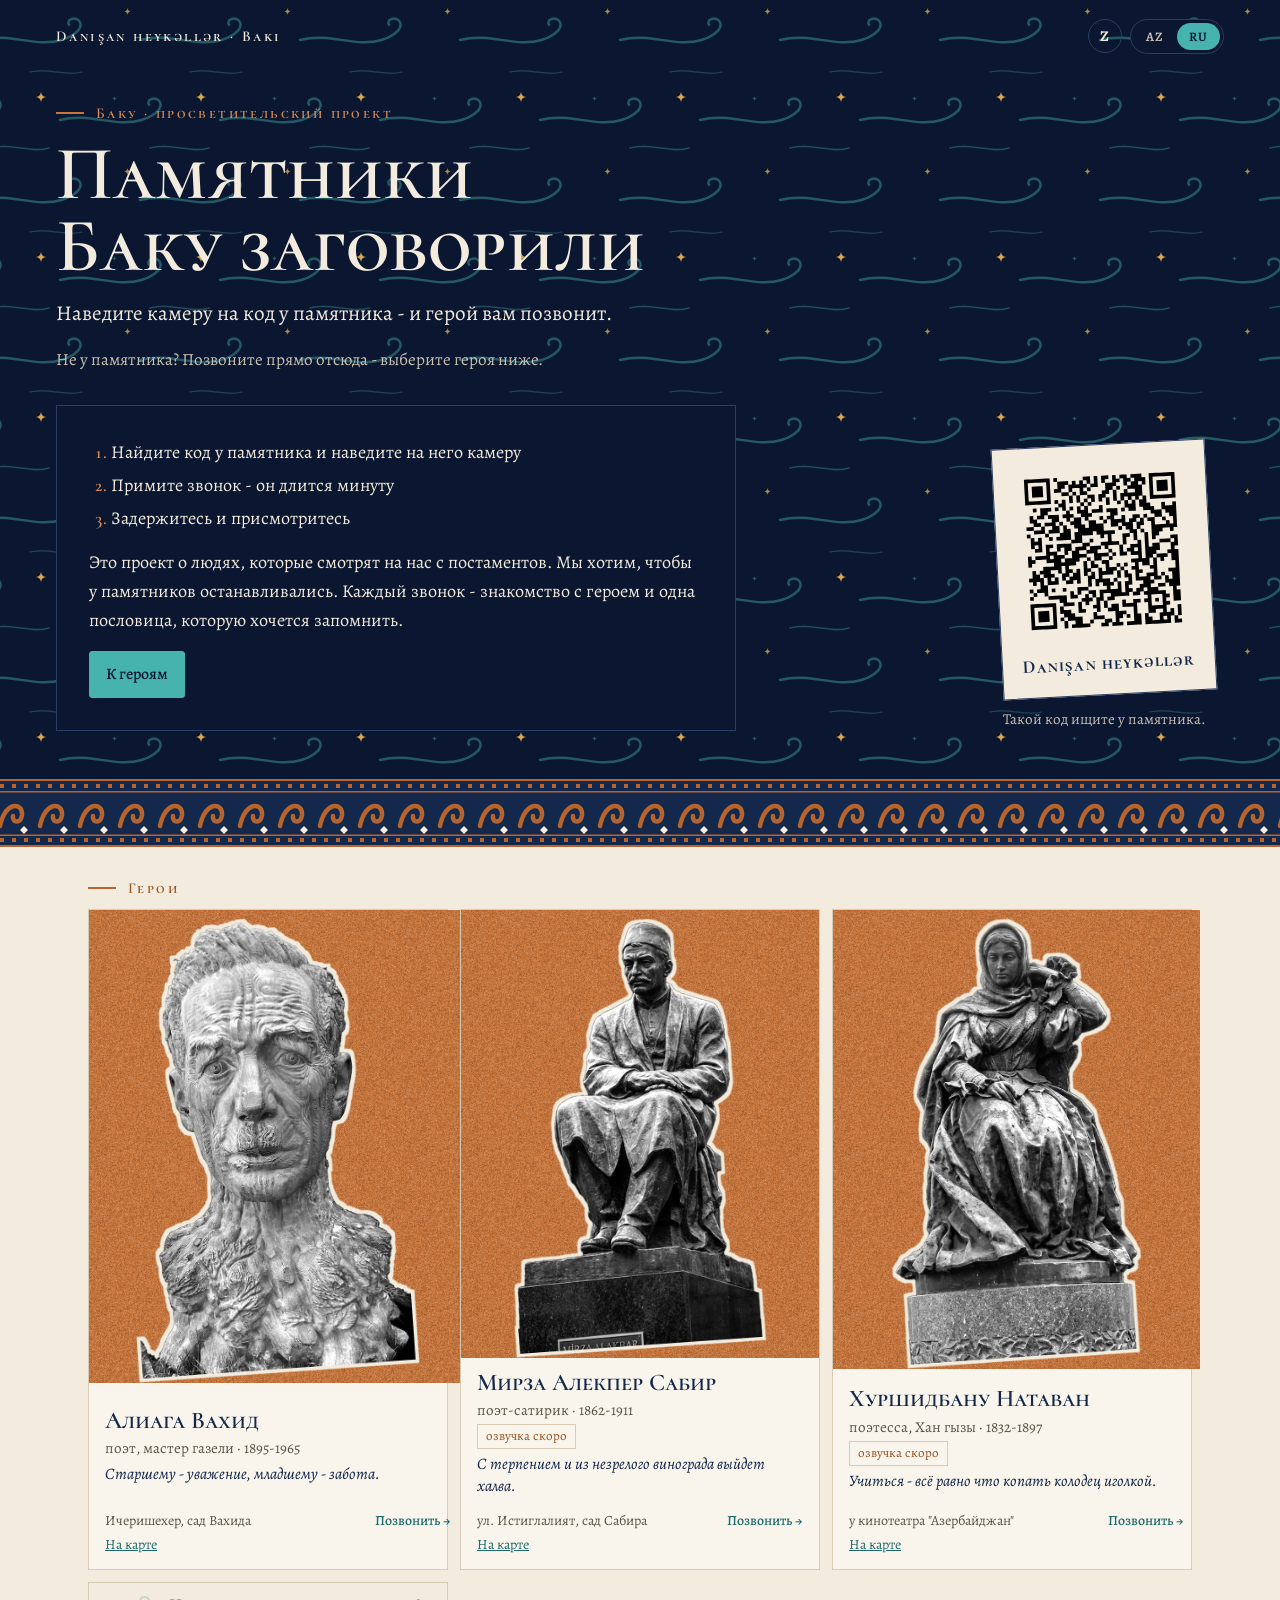
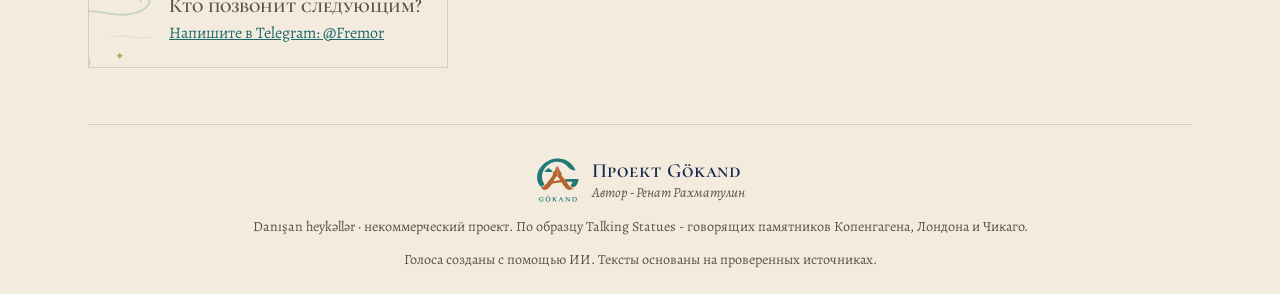
<file: index.html>
<!doctype html>
<html lang="az" data-theme="pravda">
<head>
<meta charset="utf-8">
<meta name="viewport" content="width=device-width, initial-scale=1, viewport-fit=cover">
<meta name="theme-color" content="#0b1730">
<title>Danışan heykəllər</title>
<meta name="description" content="Bakının heykəlləri danışır. QR kodu skan edin - abidə sizə zəng edəcək.">
<meta property="og:type" content="website">
<meta property="og:site_name" content="Danışan heykəllər">
<meta property="og:title" content="Danışan heykəllər · Говорящие памятники Баку">
<meta property="og:description" content="Bakının heykəlləri danışır. Памятники Баку заговорили: примите звонок от героя.">
<meta property="og:image" content="https://danisan-heykeller.github.io/og/home.jpg">
<meta property="og:image:width" content="1200">
<meta property="og:image:height" content="630">
<meta property="og:url" content="https://danisan-heykeller.github.io/">
<meta name="twitter:card" content="summary_large_image">
<link rel="preconnect" href="https://fonts.googleapis.com">
<link rel="stylesheet" href="https://fonts.googleapis.com/css2?family=Cormorant+SC:wght@500;600&family=Alegreya:ital,wght@0,400;0,500;1,400&display=swap">
<link rel="stylesheet" href="assets/style.css?v=z1">
</head>
<body data-page="home" data-root="./" class="home">

<section class="stage" data-theme="pesnya" id="stage">
  <div class="stage-in">
    <div class="stage-top"><span class="brand">Danışan heykəllər · Bakı</span><div class="tools"><button class="stylebtn" id="styleBtn" type="button" aria-pressed="false">Z</button><div class="langs" role="group" aria-label="Dil / Язык"><button type="button" id="lang-az">AZ</button><button type="button" id="lang-ru">RU</button></div></div></div>
    <div class="z-call" id="zCall">
      <div class="z-art"><img id="zImg" alt=""></div>
      <p class="z-status"><span class="dot"></span><span id="zStatus"></span></p>
      <h1 class="z-name" id="zName"></h1>
      <p class="z-role" id="zRole"></p>
      <div class="z-btns"><div class="act"><button class="round decline" id="zNext" type="button" aria-labelledby="zNextLbl"><svg viewBox="0 0 24 24" fill="currentColor" aria-hidden="true"><path d="M12 9c-2.6 0-5.1.6-7.3 1.7-.6.3-1 .9-1 1.6v2.3c0 .7.7 1.2 1.4 1l3-1c.5-.2.8-.6.8-1.1v-1.6c2-.7 4.2-.7 6.2 0v1.6c0 .5.3.9.8 1.1l3 1c.7.2 1.4-.3 1.4-1v-2.3c0-.7-.4-1.3-1-1.6C17.1 9.6 14.6 9 12 9z"/></svg></button><span id="zNextLbl"></span></div><div class="act"><a class="round accept" id="zAccept" href="#" aria-labelledby="zAcceptLbl"><svg viewBox="0 0 24 24" fill="currentColor" aria-hidden="true"><path d="M6.6 10.8c1.4 2.8 3.8 5.1 6.6 6.6l2.2-2.2c.3-.3.7-.4 1-.2 1.1.4 2.3.6 3.6.6.6 0 1 .4 1 1V20c0 .6-.4 1-1 1C10.6 21 3 13.4 3 4c0-.6.4-1 1-1h3.5c.6 0 1 .4 1 1 0 1.3.2 2.5.6 3.6.1.3 0 .7-.2 1z"/></svg></a><span id="zAcceptLbl"></span></div></div>
      <a class="z-pass" id="zPass" href="#"></a>
      <p class="z-hint" id="zHint"></p>
    </div>
    <div class="stage-row">
    <div class="stage-main">
      <p class="eyebrow" id="stageEyebrow"></p>
      <h1 id="heroTitle"></h1>
      <p class="lead" id="heroLead"></p>
      <p class="lead2" id="homeCall"></p>
      <div class="stage-panel">
        <ol class="steps" id="how"></ol>
        <p class="about" id="aboutText"></p>
        <a class="btn primary" id="toHeroes" href="#heroesBlock"></a>
      </div>
    </div>
    <aside class="stage-qr" aria-hidden="true"><div class="plaque"><img src="qr/vahid.svg" alt="" width="160" height="160"><b>Danışan heykəllər</b></div><p id="qrHint"></p></aside>
    </div>
  </div>
  <div class="kayma" aria-hidden="true"></div>
</section>

<div class="wrap">
  <section class="block" id="heroesBlock">
    <p class="eyebrow" id="heroesTitle"></p>
    <p class="progress" id="progress" hidden></p>
    <div class="heroes" id="heroes"></div>
  </section>

  <footer class="foot">
    <div class="endorse"><img src="assets/brand/gokand-mark.svg" alt="" width="44" height="47"><span><b id="endorse"></b><span id="author"></span></span></div>
    <p class="note" id="foot"></p>
    <p class="note" id="ai"></p>
  </footer>
</div>
<script src="assets/data.js?v=z1"></script>
<script src="assets/app.js?v=z1"></script>
</body>
</html>
</file>
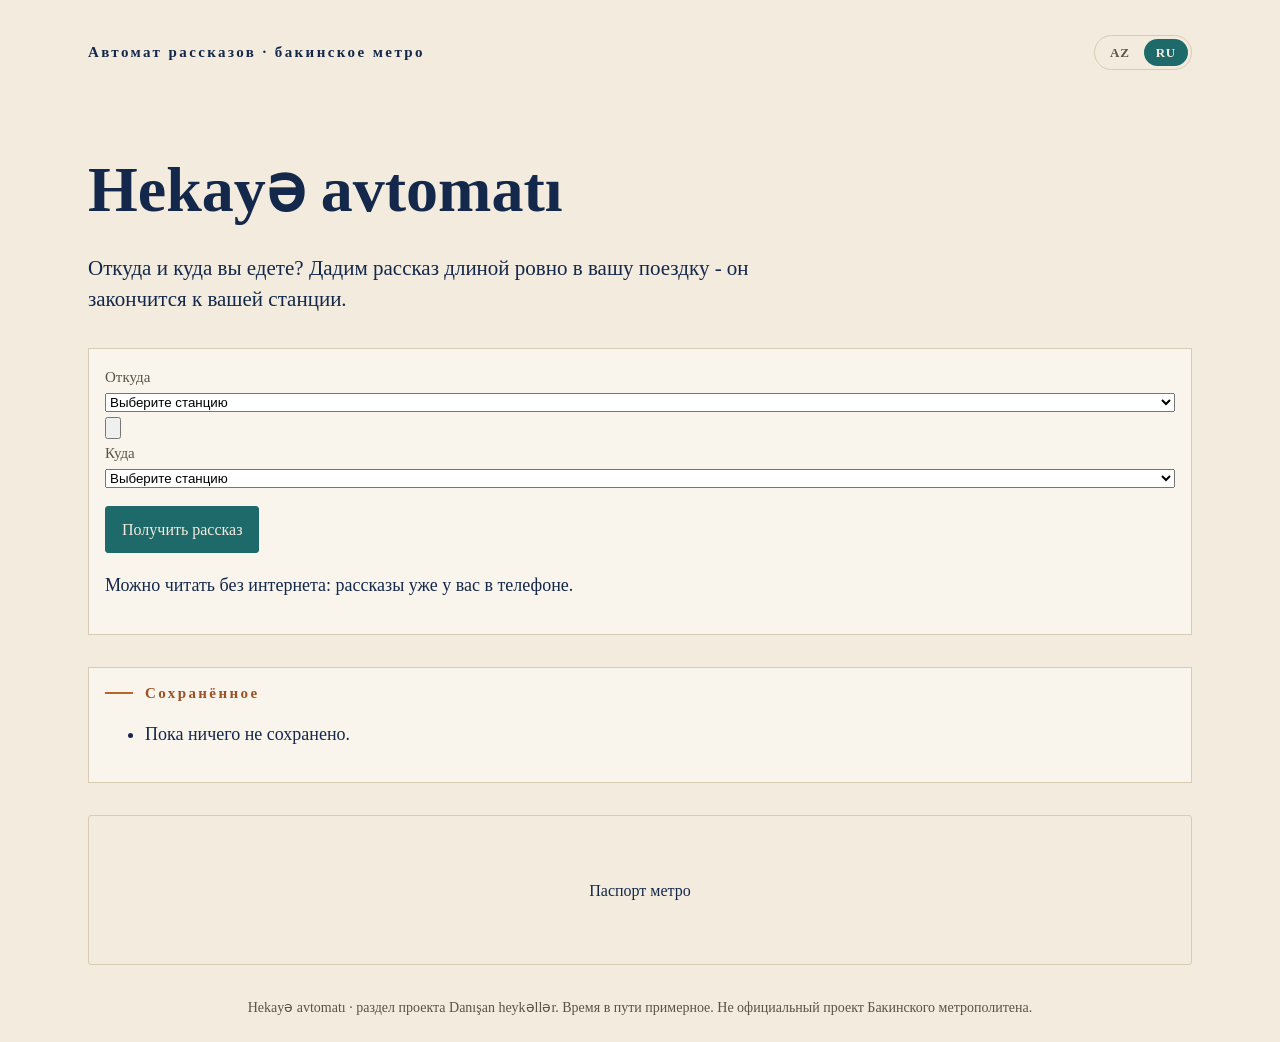
<file: hekaye/index.html>
<!doctype html>
<html lang="az">
<head>
<meta charset="utf-8">
<meta name="viewport" content="width=device-width, initial-scale=1, viewport-fit=cover">
<meta name="theme-color" content="#12141c">
<link rel="preconnect" href="https://fonts.googleapis.com">
<link rel="stylesheet" href="https://fonts.googleapis.com/css2?family=El+Messiri:wght@500;600&family=Noto+Serif+Display:ital,wght@0,500;1,400&family=Golos+Text:wght@400;500;600;700&display=swap">
<title>Hekayə avtomatı · Danışan heykəllər</title>
<meta name="description" content="Bakı metrosunda yolunuz qədər uzun bir hekayə. Haradan hara gedirsiniz?">
<link rel="stylesheet" href="../assets/style.css">
</head>
<body class="home metro-home hekaye-page">
<div class="bg placeholder metro-bg"></div><div class="veil"></div>
<div class="wrap">
  <div class="top"><a class="brand" id="brand" href="../hekaye/"></a><div class="langs" role="group" aria-label="Dil / Язык"><button type="button" id="lang-az">AZ</button><button type="button" id="lang-ru">RU</button></div></div>
  <section class="hero"><h1 id="heroTitle"></h1></section>
  <p class="lead" id="heroLead"></p>
  <div class="card trip">
    <label class="fld"><span id="fromLbl"></span><select id="from"></select></label>
    <button class="swap" type="button" id="swap"><svg viewBox="0 0 24 24" fill="none" stroke="currentColor" stroke-width="2" aria-hidden="true"><path d="M7 4v16M7 20l-3-3M7 20l3-3M17 20V4M17 4l-3 3M17 4l3 3"/></svg></button>
    <label class="fld"><span id="toLbl"></span><select id="to"></select></label>
    <p class="ride" id="ride" aria-live="polite"></p>
    <button class="btn primary" type="button" id="go" disabled></button>
    <p class="mode-hint" id="offline"></p>
  </div>
  <article class="card story-card" id="story" hidden>
    <p class="eyebrow" id="planInfo"></p>
    <h2 class="s-title" id="sTitle"></h2>
    <p class="s-meta" id="sMeta"></p>
    <p class="s-test" id="sTest" hidden></p>
    <div class="s-body" id="sBody"></div>
    <p class="s-meta" id="sSrc"></p>
    <p class="s-end" id="endNote"></p>
    <div class="row">
      <button class="btn" type="button" id="save"></button>
      <button class="btn" type="button" id="quote"></button>
    </div>
    <button class="btn primary" type="button" id="next"></button>
  </article>
  <div class="card">
    <p class="eyebrow" id="savedTitle"></p>
    <ul class="saved" id="savedList"></ul>
  </div>
  <a class="btn" id="back" href="../metro/"></a>
  <p class="note" id="foot"></p>
</div>
<div class="sheet" id="sheet" hidden>
  <img id="sheetImg" alt="">
  <p id="sheetTxt"></p>
  <button class="btn primary" id="sheetClose" type="button"></button>
</div>
<script src="../assets/metro.js"></script>
<script src="../assets/hekaye.js"></script>
<script src="../assets/avtomat.js"></script>
</body>
</html>
</file>
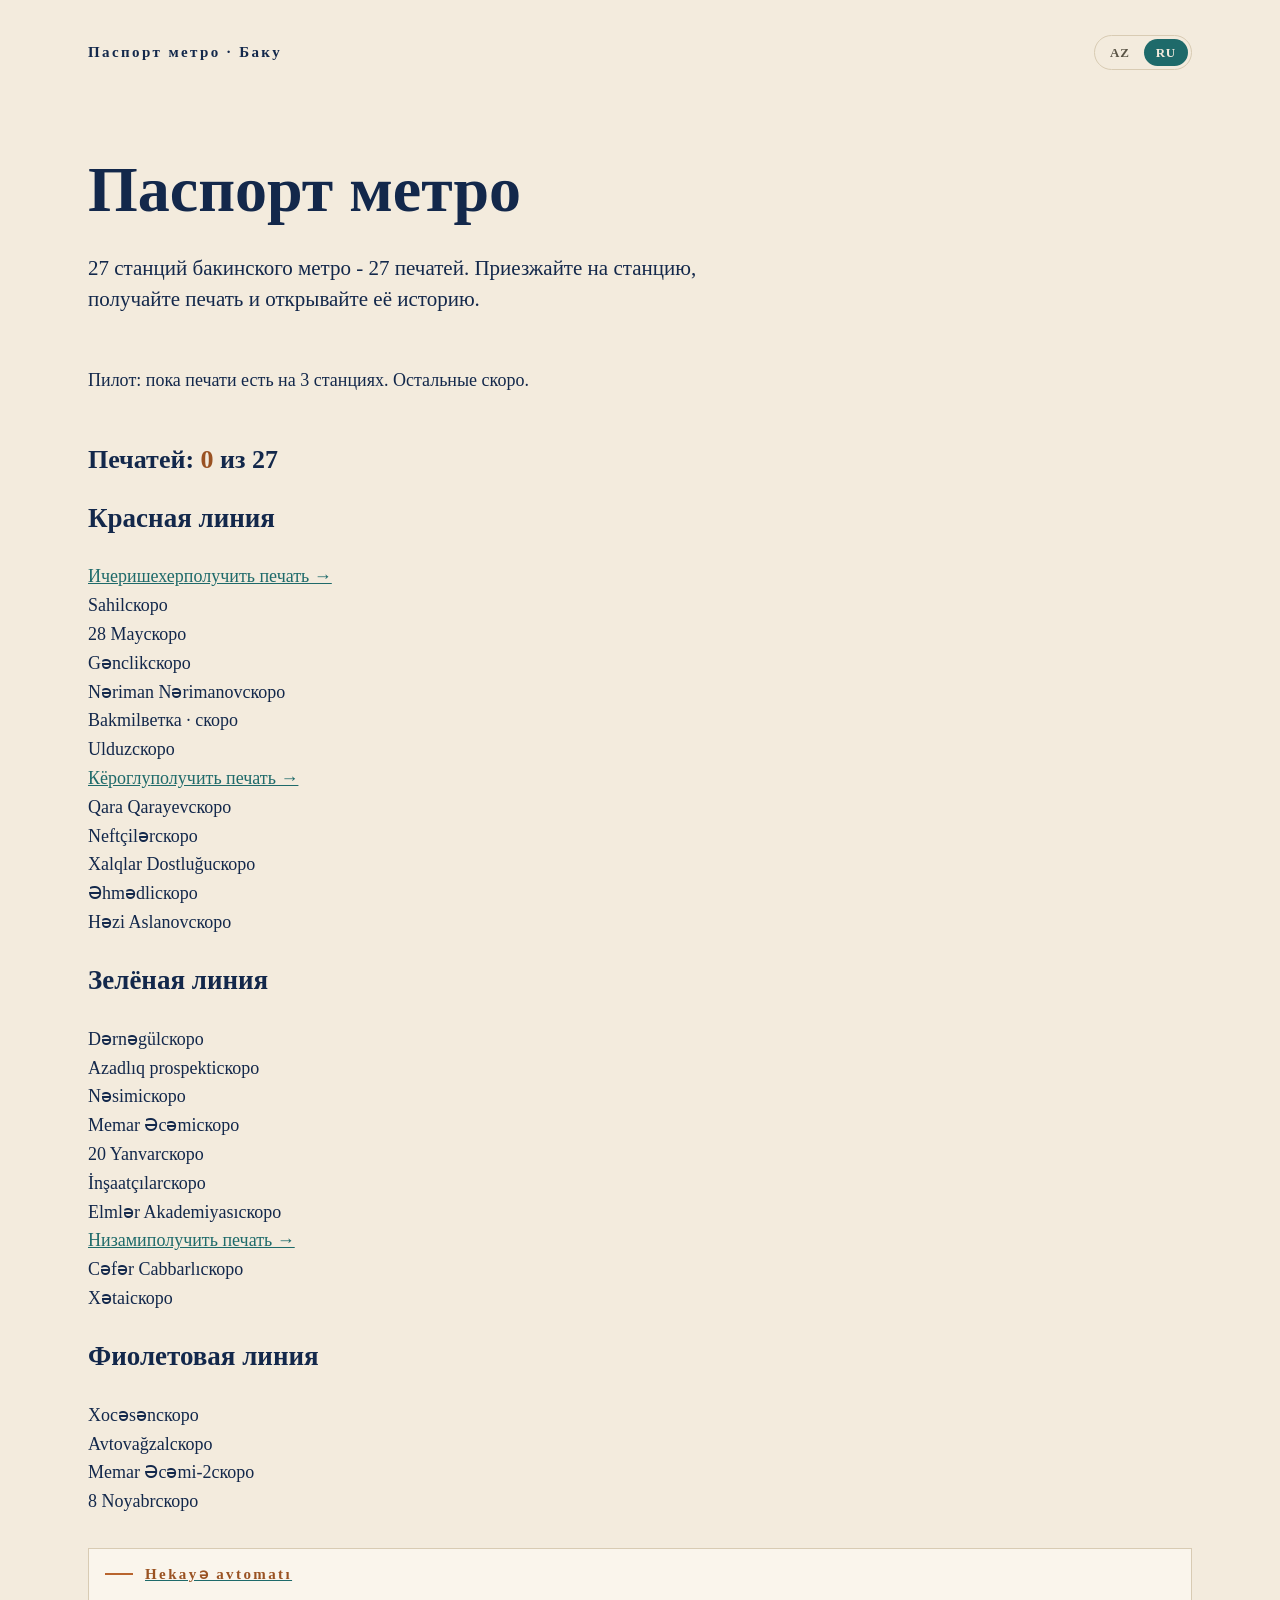
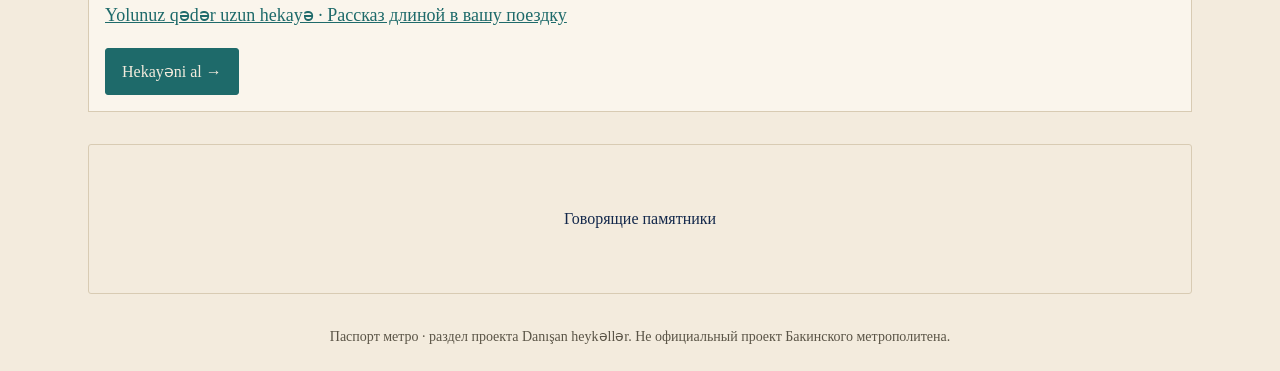
<file: metro/index.html>
<!doctype html>
<html lang="az">
<head>
<meta charset="utf-8">
<meta name="viewport" content="width=device-width, initial-scale=1, viewport-fit=cover">
<meta name="theme-color" content="#12141c">
<link rel="preconnect" href="https://fonts.googleapis.com">
<link rel="stylesheet" href="https://fonts.googleapis.com/css2?family=El+Messiri:wght@500;600&family=Noto+Serif+Display:ital,wght@0,500;1,400&family=Golos+Text:wght@400;500;600;700&display=swap">
<title>Metro pasportu · Danışan heykəllər</title>
<meta name="description" content="Bakı metrosunun 27 stansiyası - 27 möhür. Metro pasportunu toplayın.">
<link rel="stylesheet" href="../assets/style.css">
</head>
<body data-page="passport" data-root="../" class="home metro-home">
<div class="bg placeholder metro-bg"></div><div class="veil"></div>
<div class="wrap">
  <div class="top"><a class="brand" id="brand" href="../metro/"></a><div class="langs" role="group" aria-label="Dil / Язык"><button type="button" id="lang-az">AZ</button><button type="button" id="lang-ru">RU</button></div></div>
  <section class="hero"><h1 id="heroTitle"></h1></section>
  <p class="lead" id="heroLead"></p>
  <p class="pilot" id="pilot"></p>
  <div class="passport">
    <p class="count" id="count"></p>
    <div id="pages"></div>
  </div>
  <button class="btn primary" type="button" id="share" hidden><span id="shareLbl"></span></button>
  <a class="card mcard" href="../hekaye/"><p class="eyebrow">Hekayə avtomatı</p><p class="mcard-txt">Yolunuz qədər uzun hekayə · Рассказ длиной в вашу поездку</p><span class="btn primary">Hekayəni al →</span></a>
  <a class="btn" id="back" href="../"></a>
  <p class="note" id="foot"></p>
</div>
<div class="sheet" id="sheet" hidden>
  <img id="sheetImg" alt="">
  <p id="sheetTxt"></p>
  <button class="btn primary" id="sheetClose" type="button"></button>
</div>
<script src="../assets/metro.js"></script>
<script src="../assets/passport.js"></script>
</body>
</html>
</file>
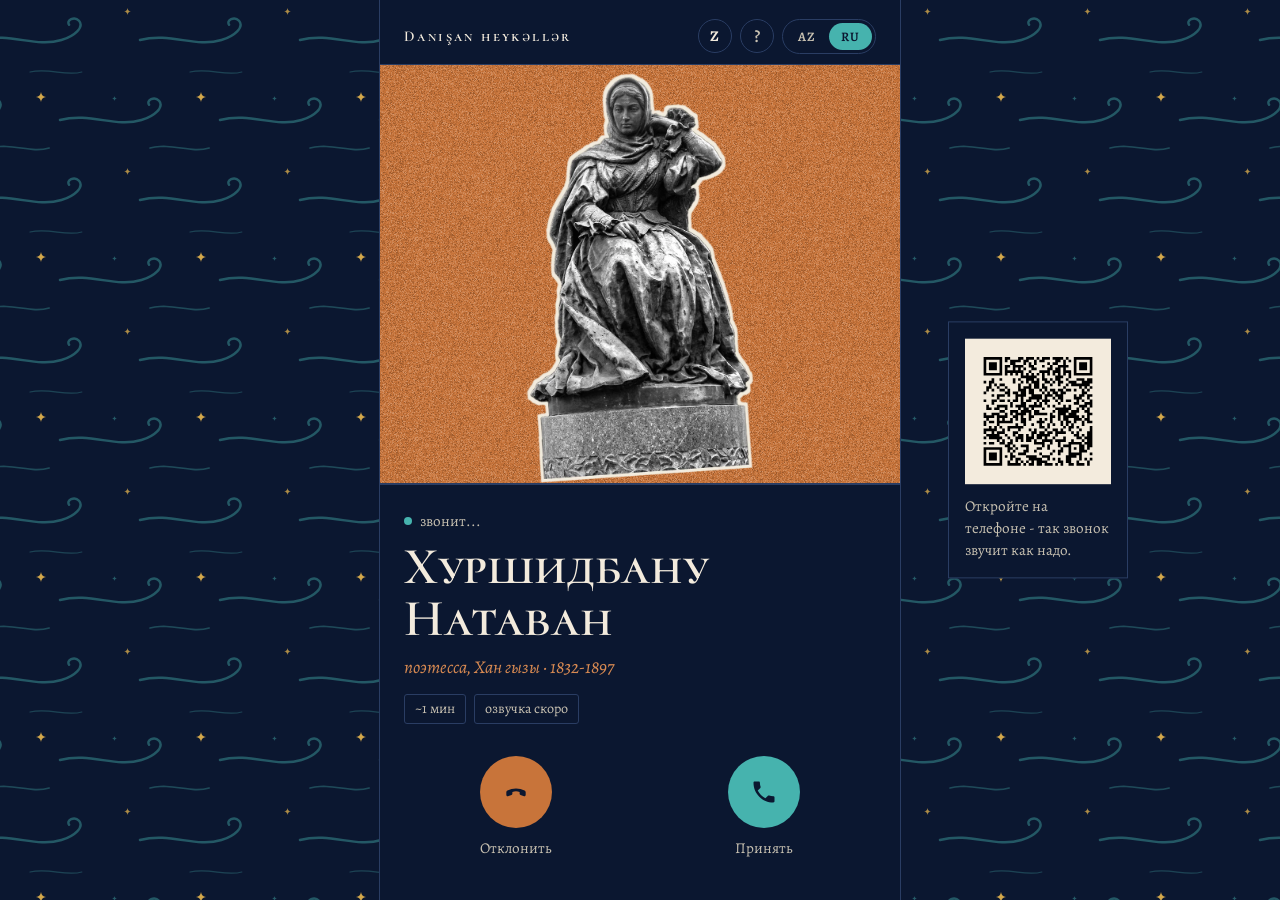
<file: natavan/index.html>
<!doctype html>
<html lang="az" data-theme="pesnya">
<head>
<meta charset="utf-8">
<meta name="viewport" content="width=device-width, initial-scale=1, viewport-fit=cover">
<meta name="theme-color" content="#0b1730">
<title>Xurşidbanu Natəvan · Danışan heykəllər</title>
<meta name="description" content="Xurşidbanu Natəvan sizə zəng edir. Danışan heykəllər, Bakı.">
<meta property="og:type" content="website">
<meta property="og:site_name" content="Danışan heykəllər">
<meta property="og:title" content="Xurşidbanu Natəvan sizə zəng edir · Хуршидбану Натаван вам звонит">
<meta property="og:description" content="Danışan heykəllər, Bakı. Примите звонок - герой минуту расскажет о себе.">
<meta property="og:image" content="https://danisan-heykeller.github.io/og/natavan.jpg">
<meta property="og:image:width" content="1200">
<meta property="og:image:height" content="630">
<meta property="og:url" content="https://danisan-heykeller.github.io/natavan/">
<meta name="twitter:card" content="summary_large_image">
<link rel="preconnect" href="https://fonts.googleapis.com">
<link rel="stylesheet" href="https://fonts.googleapis.com/css2?family=Cormorant+SC:wght@500;600&family=Alegreya:ital,wght@0,400;0,500;1,400&display=swap">
<link rel="stylesheet" href="../assets/style.css?v=z1">
</head>
<body data-page="natavan" data-root="../" class="call s-ring">
<div class="bg placeholder" id="bg"></div><div class="veil"></div>
<div class="wrap">
  <div class="top"><a class="brand" href="../">Danışan heykəllər</a><div class="top-r"><button class="stylebtn" id="styleBtn" type="button" aria-pressed="false">Z</button><button class="whatbtn" id="whatBtn" type="button" aria-label="?">?</button><div class="langs" role="group" aria-label="Dil / Язык"><button type="button" id="lang-az">AZ</button><button type="button" id="lang-ru">RU</button></div></div></div>

  <section class="ring-view" id="ringView">
    <div class="status" aria-live="polite"><span class="dot"></span><span id="statusTxt"></span></div>
    <h1 class="name" id="name"></h1>
    <div class="role" id="role"></div>
    <div class="meta"><span class="chip" id="fromChip" hidden></span><span class="chip" id="dur"></span><span class="chip" id="sound"></span></div>
    <div class="actions">
      <div class="act"><button class="round decline" id="decline" type="button" aria-labelledby="declineLbl"><svg viewBox="0 0 24 24" fill="currentColor" aria-hidden="true"><path d="M12 9c-2.6 0-5.1.6-7.3 1.7-.6.3-1 .9-1 1.6v2.3c0 .7.7 1.2 1.4 1l3-1c.5-.2.8-.6.8-1.1v-1.6c2-.7 4.2-.7 6.2 0v1.6c0 .5.3.9.8 1.1l3 1c.7.2 1.4-.3 1.4-1v-2.3c0-.7-.4-1.3-1-1.6C17.1 9.6 14.6 9 12 9z"/></svg></button><span id="declineLbl"></span></div>
      <div class="act"><button class="round accept" id="accept" type="button" aria-labelledby="acceptLbl"><svg viewBox="0 0 24 24" fill="currentColor" aria-hidden="true"><path d="M6.6 10.8c1.4 2.8 3.8 5.1 6.6 6.6l2.2-2.2c.3-.3.7-.4 1-.2 1.1.4 2.3.6 3.6.6.6 0 1 .4 1 1V20c0 .6-.4 1-1 1C10.6 21 3 13.4 3 4c0-.6.4-1 1-1h3.5c.6 0 1 .4 1 1 0 1.3.2 2.5.6 3.6.1.3 0 .7-.2 1z"/></svg></button><span id="acceptLbl"></span></div>
    </div>
    <button class="z-pass" id="zPassRing" type="button"></button>
    <div class="credit" id="credit"></div>
  </section>

  <section class="declined-view" id="declinedView" hidden>
    <p class="big" id="declinedTxt"></p>
    <p class="sub" id="declinedSub"></p>
    <div class="row"><button class="btn primary" id="callBack" type="button"></button><button class="btn" id="readBtn" type="button"></button></div>
  </section>

  <section class="talk-view" id="talkView" hidden>
    <div class="talk-head"><span class="nm" id="talkName"></span><span class="time" id="time">0:00</span></div>
    <div class="prog"><i id="prog"></i></div>
    <div class="cards" id="cards" aria-live="polite"></div>
    <div class="subs" id="subs" hidden></div>
    <div class="wave" aria-hidden="true"><i></i><i></i><i></i><i></i><i></i><i></i><i></i><i></i><i></i></div>
    <div class="talk-ctl">
      <button class="linkbtn" id="textToggle" type="button"></button>
      <div class="actions">
        <div class="act"><button class="round ghost" id="pause" type="button" aria-labelledby="pauseLbl"><span class="i-pause"><svg viewBox="0 0 24 24" fill="currentColor" aria-hidden="true"><rect id="pz1" x="6" y="5" width="4" height="14"/><rect x="14" y="5" width="4" height="14"/></svg></span><span class="i-play"><svg viewBox="0 0 24 24" fill="currentColor" aria-hidden="true"><path d="M7 5l12 7-12 7z"/></svg></span></button><span id="pauseLbl"></span></div>
        <div class="act"><button class="round decline" id="hangup" type="button" aria-labelledby="hangLbl"><svg viewBox="0 0 24 24" fill="currentColor" aria-hidden="true"><path d="M12 9c-2.6 0-5.1.6-7.3 1.7-.6.3-1 .9-1 1.6v2.3c0 .7.7 1.2 1.4 1l3-1c.5-.2.8-.6.8-1.1v-1.6c2-.7 4.2-.7 6.2 0v1.6c0 .5.3.9.8 1.1l3 1c.7.2 1.4-.3 1.4-1v-2.3c0-.7-.4-1.3-1-1.6C17.1 9.6 14.6 9 12 9z"/></svg></button><span id="hangLbl"></span></div>
      </div>
    </div>
  </section>

  <section class="read-view" id="readView" hidden>
    <div class="talk-head"><span class="nm" id="readName"></span><span class="time" id="readPos"></span></div>
    <div class="page" id="page" aria-live="polite"></div>
    <div class="row"><button class="btn" id="readBack" type="button"></button><button class="btn primary" id="readNext" type="button"></button></div>
  </section>

  <section class="done-view" id="done" hidden>
    <p class="eyebrow" id="valueLbl"></p>
    <blockquote class="proverb" id="proverb"></blockquote>
    <p class="sub" id="thanks"></p>
    <button class="btn primary" type="button" id="story"><span id="storyLbl"></span></button>
    <button class="btn" type="button" id="pass"></button>
    <div class="row"><button class="btn" type="button" id="again"></button></div>
    <div class="toast" id="toast" role="status"></div>
    <div class="card">
      <p class="eyebrow" id="othersLbl"></p>
      <div class="others" id="others"></div>
    </div>
    <a class="btn" id="homeLink" href="../"></a>
    <p class="note" id="ai"></p>
  </section>
</div>

<aside class="side-qr" aria-hidden="true"><img src="../qr/natavan.svg" alt="" width="132" height="132"><p id="qrTxt"></p></aside>

<div class="sheet small" id="what" hidden role="dialog" aria-modal="true" aria-labelledby="whatTitle">
  <div class="what-in"><b id="whatTitle"></b><p id="whatText"></p><div class="row"><a class="btn" id="whatHome" href="../"></a><button class="btn primary" id="whatClose" type="button"></button></div></div>
</div>
<div class="sheet small" id="passSheet" hidden role="dialog" aria-modal="true" aria-labelledby="passTitle">
  <form class="what-in" id="passForm"><b id="passTitle"></b><p id="passText"></p>
    <label class="fld"><span id="passToLbl"></span><input id="passTo" maxlength="24" autocomplete="off" required></label>
    <label class="fld"><span id="passByLbl"></span><input id="passBy" maxlength="24" autocomplete="off"></label>
    <div class="row"><button class="btn primary" id="passSend" type="submit"></button><button class="btn" id="passClose" type="button"></button></div>
    <div class="toast" id="passToast" role="status"></div>
  </form>
</div>
<div class="sheet" id="sheet" hidden>
  <img id="sheetImg" alt="">
  <p id="sheetTxt"></p>
  <div class="row sheet-row"><button class="btn primary" id="sheetShare" type="button"></button><button class="btn" id="share" type="button"></button></div>
  <div class="toast" id="sheetToast" role="status"></div>
  <button class="linkbtn" id="sheetClose" type="button"></button>
</div>
<script src="../assets/data.js?v=z1"></script>
<script src="../assets/app.js?v=z1"></script>
</body>
</html>
</file>
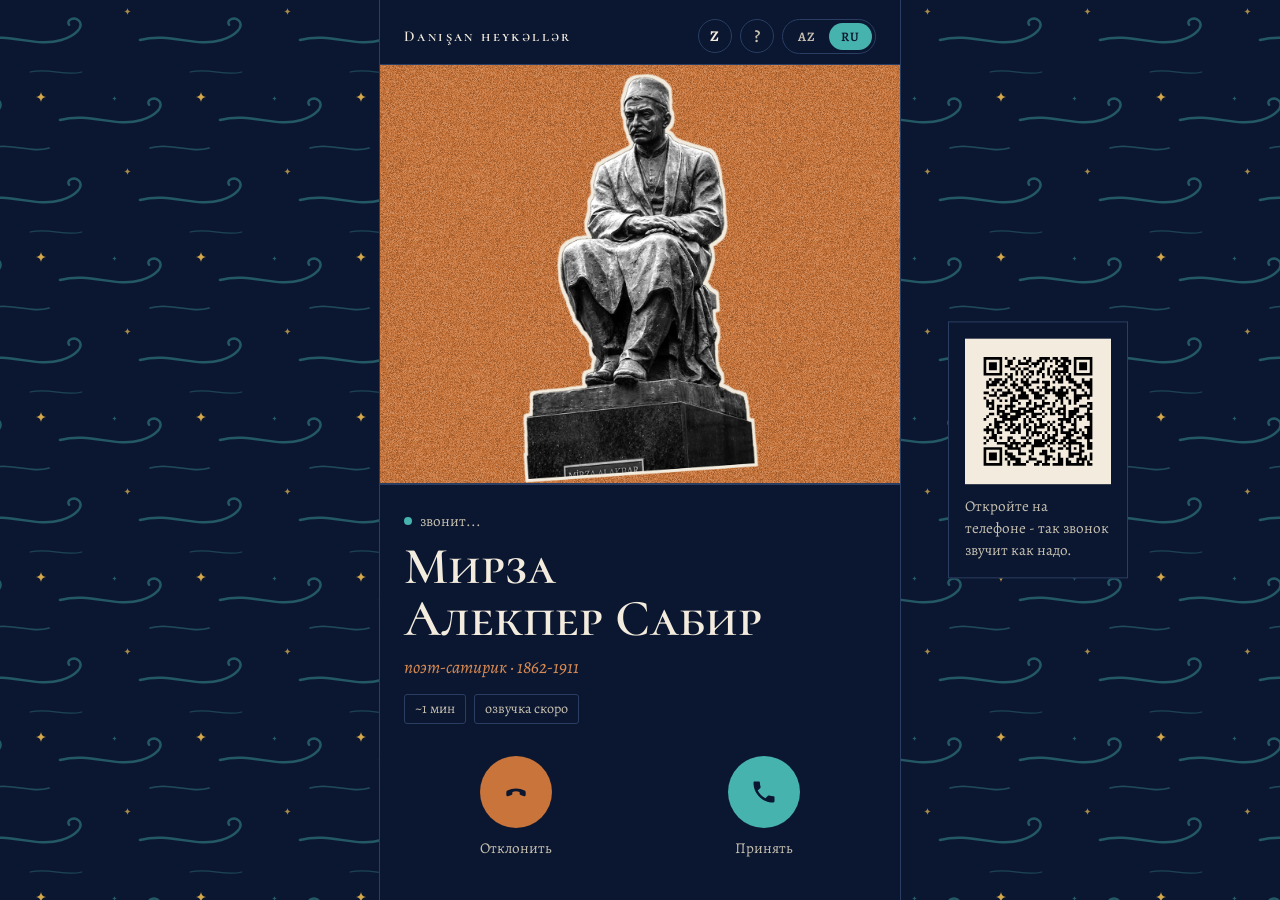
<file: sabir/index.html>
<!doctype html>
<html lang="az" data-theme="pesnya">
<head>
<meta charset="utf-8">
<meta name="viewport" content="width=device-width, initial-scale=1, viewport-fit=cover">
<meta name="theme-color" content="#0b1730">
<title>Mirzə Ələkbər Sabir · Danışan heykəllər</title>
<meta name="description" content="Mirzə Ələkbər Sabir sizə zəng edir. Danışan heykəllər, Bakı.">
<meta property="og:type" content="website">
<meta property="og:site_name" content="Danışan heykəllər">
<meta property="og:title" content="Mirzə Ələkbər Sabir sizə zəng edir · Мирза Алекпер Сабир вам звонит">
<meta property="og:description" content="Danışan heykəllər, Bakı. Примите звонок - герой минуту расскажет о себе.">
<meta property="og:image" content="https://danisan-heykeller.github.io/og/sabir.jpg">
<meta property="og:image:width" content="1200">
<meta property="og:image:height" content="630">
<meta property="og:url" content="https://danisan-heykeller.github.io/sabir/">
<meta name="twitter:card" content="summary_large_image">
<link rel="preconnect" href="https://fonts.googleapis.com">
<link rel="stylesheet" href="https://fonts.googleapis.com/css2?family=Cormorant+SC:wght@500;600&family=Alegreya:ital,wght@0,400;0,500;1,400&display=swap">
<link rel="stylesheet" href="../assets/style.css?v=z1">
</head>
<body data-page="sabir" data-root="../" class="call s-ring">
<div class="bg placeholder" id="bg"></div><div class="veil"></div>
<div class="wrap">
  <div class="top"><a class="brand" href="../">Danışan heykəllər</a><div class="top-r"><button class="stylebtn" id="styleBtn" type="button" aria-pressed="false">Z</button><button class="whatbtn" id="whatBtn" type="button" aria-label="?">?</button><div class="langs" role="group" aria-label="Dil / Язык"><button type="button" id="lang-az">AZ</button><button type="button" id="lang-ru">RU</button></div></div></div>

  <section class="ring-view" id="ringView">
    <div class="status" aria-live="polite"><span class="dot"></span><span id="statusTxt"></span></div>
    <h1 class="name" id="name"></h1>
    <div class="role" id="role"></div>
    <div class="meta"><span class="chip" id="fromChip" hidden></span><span class="chip" id="dur"></span><span class="chip" id="sound"></span></div>
    <div class="actions">
      <div class="act"><button class="round decline" id="decline" type="button" aria-labelledby="declineLbl"><svg viewBox="0 0 24 24" fill="currentColor" aria-hidden="true"><path d="M12 9c-2.6 0-5.1.6-7.3 1.7-.6.3-1 .9-1 1.6v2.3c0 .7.7 1.2 1.4 1l3-1c.5-.2.8-.6.8-1.1v-1.6c2-.7 4.2-.7 6.2 0v1.6c0 .5.3.9.8 1.1l3 1c.7.2 1.4-.3 1.4-1v-2.3c0-.7-.4-1.3-1-1.6C17.1 9.6 14.6 9 12 9z"/></svg></button><span id="declineLbl"></span></div>
      <div class="act"><button class="round accept" id="accept" type="button" aria-labelledby="acceptLbl"><svg viewBox="0 0 24 24" fill="currentColor" aria-hidden="true"><path d="M6.6 10.8c1.4 2.8 3.8 5.1 6.6 6.6l2.2-2.2c.3-.3.7-.4 1-.2 1.1.4 2.3.6 3.6.6.6 0 1 .4 1 1V20c0 .6-.4 1-1 1C10.6 21 3 13.4 3 4c0-.6.4-1 1-1h3.5c.6 0 1 .4 1 1 0 1.3.2 2.5.6 3.6.1.3 0 .7-.2 1z"/></svg></button><span id="acceptLbl"></span></div>
    </div>
    <button class="z-pass" id="zPassRing" type="button"></button>
    <div class="credit" id="credit"></div>
  </section>

  <section class="declined-view" id="declinedView" hidden>
    <p class="big" id="declinedTxt"></p>
    <p class="sub" id="declinedSub"></p>
    <div class="row"><button class="btn primary" id="callBack" type="button"></button><button class="btn" id="readBtn" type="button"></button></div>
  </section>

  <section class="talk-view" id="talkView" hidden>
    <div class="talk-head"><span class="nm" id="talkName"></span><span class="time" id="time">0:00</span></div>
    <div class="prog"><i id="prog"></i></div>
    <div class="cards" id="cards" aria-live="polite"></div>
    <div class="subs" id="subs" hidden></div>
    <div class="wave" aria-hidden="true"><i></i><i></i><i></i><i></i><i></i><i></i><i></i><i></i><i></i></div>
    <div class="talk-ctl">
      <button class="linkbtn" id="textToggle" type="button"></button>
      <div class="actions">
        <div class="act"><button class="round ghost" id="pause" type="button" aria-labelledby="pauseLbl"><span class="i-pause"><svg viewBox="0 0 24 24" fill="currentColor" aria-hidden="true"><rect id="pz1" x="6" y="5" width="4" height="14"/><rect x="14" y="5" width="4" height="14"/></svg></span><span class="i-play"><svg viewBox="0 0 24 24" fill="currentColor" aria-hidden="true"><path d="M7 5l12 7-12 7z"/></svg></span></button><span id="pauseLbl"></span></div>
        <div class="act"><button class="round decline" id="hangup" type="button" aria-labelledby="hangLbl"><svg viewBox="0 0 24 24" fill="currentColor" aria-hidden="true"><path d="M12 9c-2.6 0-5.1.6-7.3 1.7-.6.3-1 .9-1 1.6v2.3c0 .7.7 1.2 1.4 1l3-1c.5-.2.8-.6.8-1.1v-1.6c2-.7 4.2-.7 6.2 0v1.6c0 .5.3.9.8 1.1l3 1c.7.2 1.4-.3 1.4-1v-2.3c0-.7-.4-1.3-1-1.6C17.1 9.6 14.6 9 12 9z"/></svg></button><span id="hangLbl"></span></div>
      </div>
    </div>
  </section>

  <section class="read-view" id="readView" hidden>
    <div class="talk-head"><span class="nm" id="readName"></span><span class="time" id="readPos"></span></div>
    <div class="page" id="page" aria-live="polite"></div>
    <div class="row"><button class="btn" id="readBack" type="button"></button><button class="btn primary" id="readNext" type="button"></button></div>
  </section>

  <section class="done-view" id="done" hidden>
    <p class="eyebrow" id="valueLbl"></p>
    <blockquote class="proverb" id="proverb"></blockquote>
    <p class="sub" id="thanks"></p>
    <button class="btn primary" type="button" id="story"><span id="storyLbl"></span></button>
    <button class="btn" type="button" id="pass"></button>
    <div class="row"><button class="btn" type="button" id="again"></button></div>
    <div class="toast" id="toast" role="status"></div>
    <div class="card">
      <p class="eyebrow" id="othersLbl"></p>
      <div class="others" id="others"></div>
    </div>
    <a class="btn" id="homeLink" href="../"></a>
    <p class="note" id="ai"></p>
  </section>
</div>

<aside class="side-qr" aria-hidden="true"><img src="../qr/sabir.svg" alt="" width="132" height="132"><p id="qrTxt"></p></aside>

<div class="sheet small" id="what" hidden role="dialog" aria-modal="true" aria-labelledby="whatTitle">
  <div class="what-in"><b id="whatTitle"></b><p id="whatText"></p><div class="row"><a class="btn" id="whatHome" href="../"></a><button class="btn primary" id="whatClose" type="button"></button></div></div>
</div>
<div class="sheet small" id="passSheet" hidden role="dialog" aria-modal="true" aria-labelledby="passTitle">
  <form class="what-in" id="passForm"><b id="passTitle"></b><p id="passText"></p>
    <label class="fld"><span id="passToLbl"></span><input id="passTo" maxlength="24" autocomplete="off" required></label>
    <label class="fld"><span id="passByLbl"></span><input id="passBy" maxlength="24" autocomplete="off"></label>
    <div class="row"><button class="btn primary" id="passSend" type="submit"></button><button class="btn" id="passClose" type="button"></button></div>
    <div class="toast" id="passToast" role="status"></div>
  </form>
</div>
<div class="sheet" id="sheet" hidden>
  <img id="sheetImg" alt="">
  <p id="sheetTxt"></p>
  <div class="row sheet-row"><button class="btn primary" id="sheetShare" type="button"></button><button class="btn" id="share" type="button"></button></div>
  <div class="toast" id="sheetToast" role="status"></div>
  <button class="linkbtn" id="sheetClose" type="button"></button>
</div>
<script src="../assets/data.js?v=z1"></script>
<script src="../assets/app.js?v=z1"></script>
</body>
</html>
</file>
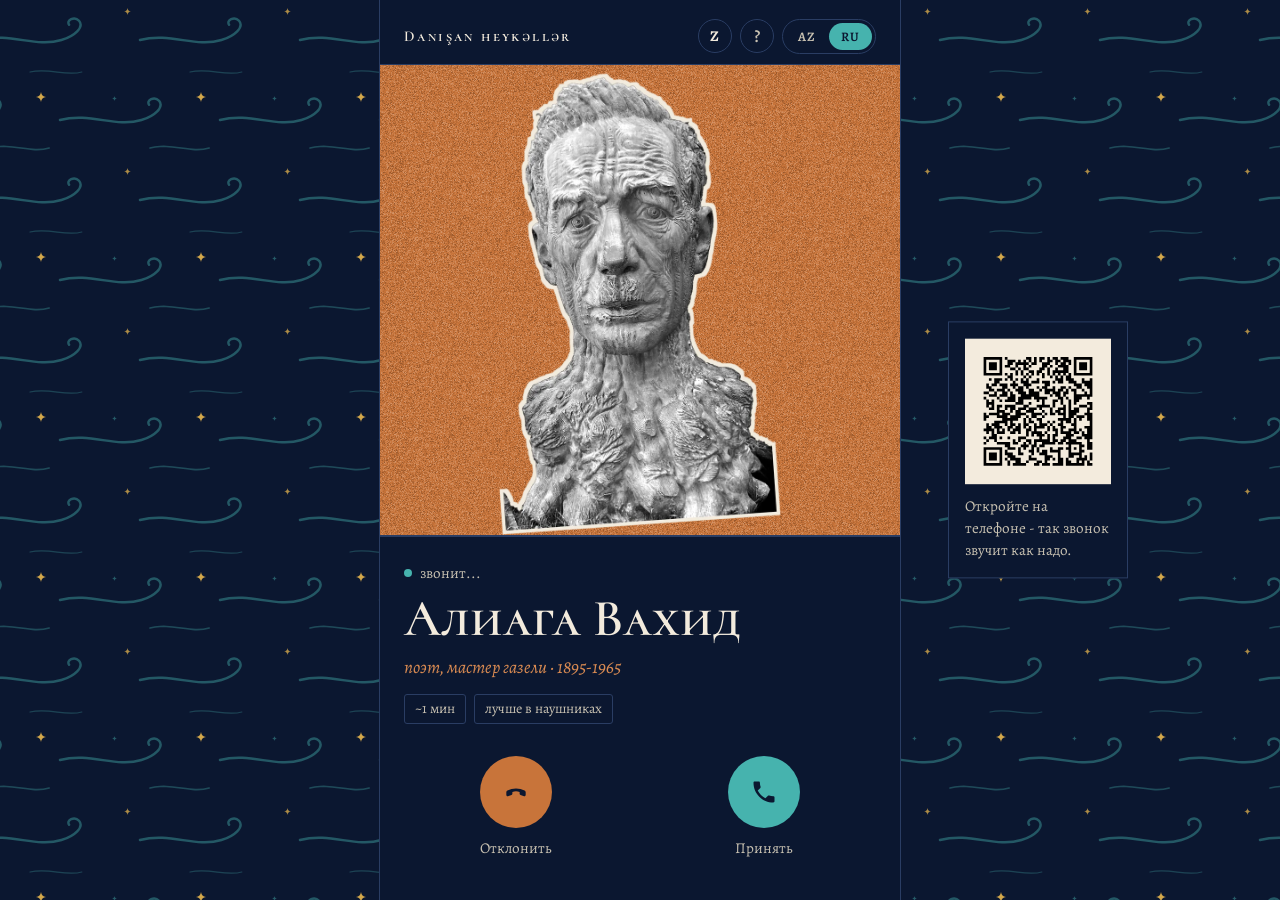
<file: vahid/index.html>
<!doctype html>
<html lang="az" data-theme="pesnya">
<head>
<meta charset="utf-8">
<meta name="viewport" content="width=device-width, initial-scale=1, viewport-fit=cover">
<meta name="theme-color" content="#0b1730">
<title>Əliağa Vahid · Danışan heykəllər</title>
<meta name="description" content="Əliağa Vahid sizə zəng edir. Danışan heykəllər, Bakı.">
<meta property="og:type" content="website">
<meta property="og:site_name" content="Danışan heykəllər">
<meta property="og:title" content="Əliağa Vahid sizə zəng edir · Алиага Вахид вам звонит">
<meta property="og:description" content="Danışan heykəllər, Bakı. Примите звонок - герой минуту расскажет о себе.">
<meta property="og:image" content="https://danisan-heykeller.github.io/og/vahid.jpg">
<meta property="og:image:width" content="1200">
<meta property="og:image:height" content="630">
<meta property="og:url" content="https://danisan-heykeller.github.io/vahid/">
<meta name="twitter:card" content="summary_large_image">
<link rel="preconnect" href="https://fonts.googleapis.com">
<link rel="stylesheet" href="https://fonts.googleapis.com/css2?family=Cormorant+SC:wght@500;600&family=Alegreya:ital,wght@0,400;0,500;1,400&display=swap">
<link rel="stylesheet" href="../assets/style.css?v=z1">
</head>
<body data-page="vahid" data-root="../" class="call s-ring">
<div class="bg placeholder" id="bg"></div><div class="veil"></div>
<div class="wrap">
  <div class="top"><a class="brand" href="../">Danışan heykəllər</a><div class="top-r"><button class="stylebtn" id="styleBtn" type="button" aria-pressed="false">Z</button><button class="whatbtn" id="whatBtn" type="button" aria-label="?">?</button><div class="langs" role="group" aria-label="Dil / Язык"><button type="button" id="lang-az">AZ</button><button type="button" id="lang-ru">RU</button></div></div></div>

  <section class="ring-view" id="ringView">
    <div class="status" aria-live="polite"><span class="dot"></span><span id="statusTxt"></span></div>
    <h1 class="name" id="name"></h1>
    <div class="role" id="role"></div>
    <div class="meta"><span class="chip" id="fromChip" hidden></span><span class="chip" id="dur"></span><span class="chip" id="sound"></span></div>
    <div class="actions">
      <div class="act"><button class="round decline" id="decline" type="button" aria-labelledby="declineLbl"><svg viewBox="0 0 24 24" fill="currentColor" aria-hidden="true"><path d="M12 9c-2.6 0-5.1.6-7.3 1.7-.6.3-1 .9-1 1.6v2.3c0 .7.7 1.2 1.4 1l3-1c.5-.2.8-.6.8-1.1v-1.6c2-.7 4.2-.7 6.2 0v1.6c0 .5.3.9.8 1.1l3 1c.7.2 1.4-.3 1.4-1v-2.3c0-.7-.4-1.3-1-1.6C17.1 9.6 14.6 9 12 9z"/></svg></button><span id="declineLbl"></span></div>
      <div class="act"><button class="round accept" id="accept" type="button" aria-labelledby="acceptLbl"><svg viewBox="0 0 24 24" fill="currentColor" aria-hidden="true"><path d="M6.6 10.8c1.4 2.8 3.8 5.1 6.6 6.6l2.2-2.2c.3-.3.7-.4 1-.2 1.1.4 2.3.6 3.6.6.6 0 1 .4 1 1V20c0 .6-.4 1-1 1C10.6 21 3 13.4 3 4c0-.6.4-1 1-1h3.5c.6 0 1 .4 1 1 0 1.3.2 2.5.6 3.6.1.3 0 .7-.2 1z"/></svg></button><span id="acceptLbl"></span></div>
    </div>
    <button class="z-pass" id="zPassRing" type="button"></button>
    <div class="credit" id="credit"></div>
  </section>

  <section class="declined-view" id="declinedView" hidden>
    <p class="big" id="declinedTxt"></p>
    <p class="sub" id="declinedSub"></p>
    <div class="row"><button class="btn primary" id="callBack" type="button"></button><button class="btn" id="readBtn" type="button"></button></div>
  </section>

  <section class="talk-view" id="talkView" hidden>
    <div class="talk-head"><span class="nm" id="talkName"></span><span class="time" id="time">0:00</span></div>
    <div class="prog"><i id="prog"></i></div>
    <div class="cards" id="cards" aria-live="polite"></div>
    <div class="subs" id="subs" hidden></div>
    <div class="wave" aria-hidden="true"><i></i><i></i><i></i><i></i><i></i><i></i><i></i><i></i><i></i></div>
    <div class="talk-ctl">
      <button class="linkbtn" id="textToggle" type="button"></button>
      <div class="actions">
        <div class="act"><button class="round ghost" id="pause" type="button" aria-labelledby="pauseLbl"><span class="i-pause"><svg viewBox="0 0 24 24" fill="currentColor" aria-hidden="true"><rect id="pz1" x="6" y="5" width="4" height="14"/><rect x="14" y="5" width="4" height="14"/></svg></span><span class="i-play"><svg viewBox="0 0 24 24" fill="currentColor" aria-hidden="true"><path d="M7 5l12 7-12 7z"/></svg></span></button><span id="pauseLbl"></span></div>
        <div class="act"><button class="round decline" id="hangup" type="button" aria-labelledby="hangLbl"><svg viewBox="0 0 24 24" fill="currentColor" aria-hidden="true"><path d="M12 9c-2.6 0-5.1.6-7.3 1.7-.6.3-1 .9-1 1.6v2.3c0 .7.7 1.2 1.4 1l3-1c.5-.2.8-.6.8-1.1v-1.6c2-.7 4.2-.7 6.2 0v1.6c0 .5.3.9.8 1.1l3 1c.7.2 1.4-.3 1.4-1v-2.3c0-.7-.4-1.3-1-1.6C17.1 9.6 14.6 9 12 9z"/></svg></button><span id="hangLbl"></span></div>
      </div>
    </div>
  </section>

  <section class="read-view" id="readView" hidden>
    <div class="talk-head"><span class="nm" id="readName"></span><span class="time" id="readPos"></span></div>
    <div class="page" id="page" aria-live="polite"></div>
    <div class="row"><button class="btn" id="readBack" type="button"></button><button class="btn primary" id="readNext" type="button"></button></div>
  </section>

  <section class="done-view" id="done" hidden>
    <p class="eyebrow" id="valueLbl"></p>
    <blockquote class="proverb" id="proverb"></blockquote>
    <p class="sub" id="thanks"></p>
    <button class="btn primary" type="button" id="story"><span id="storyLbl"></span></button>
    <button class="btn" type="button" id="pass"></button>
    <div class="row"><button class="btn" type="button" id="again"></button></div>
    <div class="toast" id="toast" role="status"></div>
    <div class="card">
      <p class="eyebrow" id="othersLbl"></p>
      <div class="others" id="others"></div>
    </div>
    <a class="btn" id="homeLink" href="../"></a>
    <p class="note" id="ai"></p>
  </section>
</div>

<aside class="side-qr" aria-hidden="true"><img src="../qr/vahid.svg" alt="" width="132" height="132"><p id="qrTxt"></p></aside>

<div class="sheet small" id="what" hidden role="dialog" aria-modal="true" aria-labelledby="whatTitle">
  <div class="what-in"><b id="whatTitle"></b><p id="whatText"></p><div class="row"><a class="btn" id="whatHome" href="../"></a><button class="btn primary" id="whatClose" type="button"></button></div></div>
</div>
<div class="sheet small" id="passSheet" hidden role="dialog" aria-modal="true" aria-labelledby="passTitle">
  <form class="what-in" id="passForm"><b id="passTitle"></b><p id="passText"></p>
    <label class="fld"><span id="passToLbl"></span><input id="passTo" maxlength="24" autocomplete="off" required></label>
    <label class="fld"><span id="passByLbl"></span><input id="passBy" maxlength="24" autocomplete="off"></label>
    <div class="row"><button class="btn primary" id="passSend" type="submit"></button><button class="btn" id="passClose" type="button"></button></div>
    <div class="toast" id="passToast" role="status"></div>
  </form>
</div>
<div class="sheet" id="sheet" hidden>
  <img id="sheetImg" alt="">
  <p id="sheetTxt"></p>
  <div class="row sheet-row"><button class="btn primary" id="sheetShare" type="button"></button><button class="btn" id="share" type="button"></button></div>
  <div class="toast" id="sheetToast" role="status"></div>
  <button class="linkbtn" id="sheetClose" type="button"></button>
</div>
<script src="../assets/data.js?v=z1"></script>
<script src="../assets/app.js?v=z1"></script>
</body>
</html>
</file>
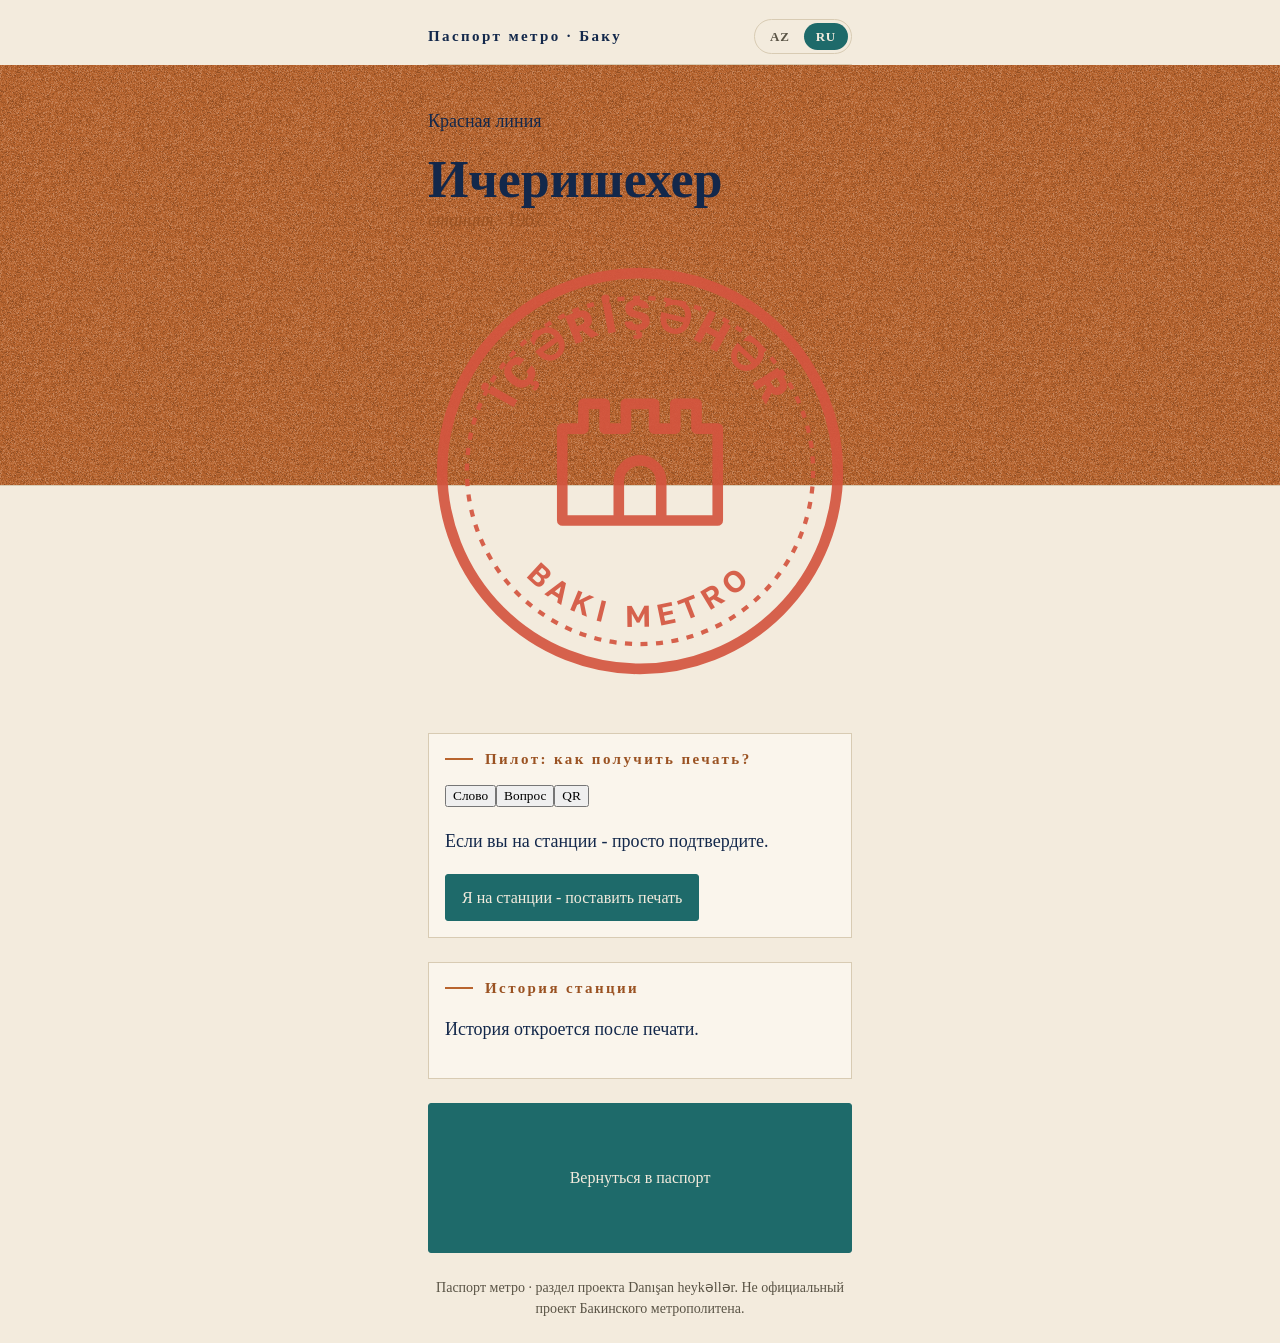
<file: metro/icherisheher/index.html>
<!doctype html>
<html lang="az">
<head>
<meta charset="utf-8">
<meta name="viewport" content="width=device-width, initial-scale=1, viewport-fit=cover">
<meta name="theme-color" content="#12141c">
<link rel="preconnect" href="https://fonts.googleapis.com">
<link rel="stylesheet" href="https://fonts.googleapis.com/css2?family=El+Messiri:wght@500;600&family=Noto+Serif+Display:ital,wght@0,500;1,400&family=Golos+Text:wght@400;500;600;700&display=swap">
<title>İçərişəhər · Metro pasportu</title>
<meta name="description" content="İçərişəhər stansiyasının möhürü - Metro pasportu, Bakı.">
<link rel="stylesheet" href="../../assets/style.css">
</head>
<body data-page="icherisheher" data-root="../../" class="station-page">
<div class="bg placeholder metro-bg"></div><div class="veil"></div>
<div class="wrap">
  <div class="top"><a class="brand" id="brand" href="../../metro/"></a><div class="langs" role="group" aria-label="Dil / Язык"><button type="button" id="lang-az">AZ</button><button type="button" id="lang-ru">RU</button></div></div>
  <section class="st-head">
    <p class="st-line" id="lineName"></p>
    <h1 class="name" id="name"></h1>
    <div class="role" id="role"></div>
  </section>
  <div class="stamp-wrap">
    <div id="stampArt" class="stamp-art off"></div>
    <p class="stamp-msg" id="stampMsg" aria-live="polite"></p>
  </div>
  <div class="card" id="earn">
    <p class="eyebrow" id="modeLbl"></p>
    <div class="seg" role="group"><button type="button" id="m-honor"></button><button type="button" id="m-quiz"></button><button type="button" id="m-qr"></button></div>
    <p class="mode-hint" id="modeHint"></p>
    <div id="quiz" hidden><p class="q" id="qText"></p><div class="opts" id="qOpts"></div><p class="qmsg" id="qMsg" aria-live="polite"></p></div>
    <div id="honor"><button class="btn primary" type="button" id="honorBtn"></button></div>
    <div id="qr" hidden><p class="q" id="qrNeed"></p><p class="mode-hint" id="qrDemo"></p><img class="qr-demo" id="qrImg" alt="QR"></div>
  </div>
  <div class="card">
    <p class="eyebrow" id="storyTitle"></p>
    <p class="story" id="story"></p>
  </div>
  <div class="card look" id="look" hidden>
    <p class="eyebrow" id="lookTitle"></p>
    <ul class="looklist" id="lookList"></ul>
  </div>
  <a class="btn primary" id="toPassport" href="../../metro/"></a>
  <button class="linkbtn" type="button" id="reset" hidden></button>
  <p class="note" id="foot"></p>
</div>
<script src="../../assets/metro.js"></script>
<script src="../../assets/passport.js"></script>
</body>
</html>
</file>
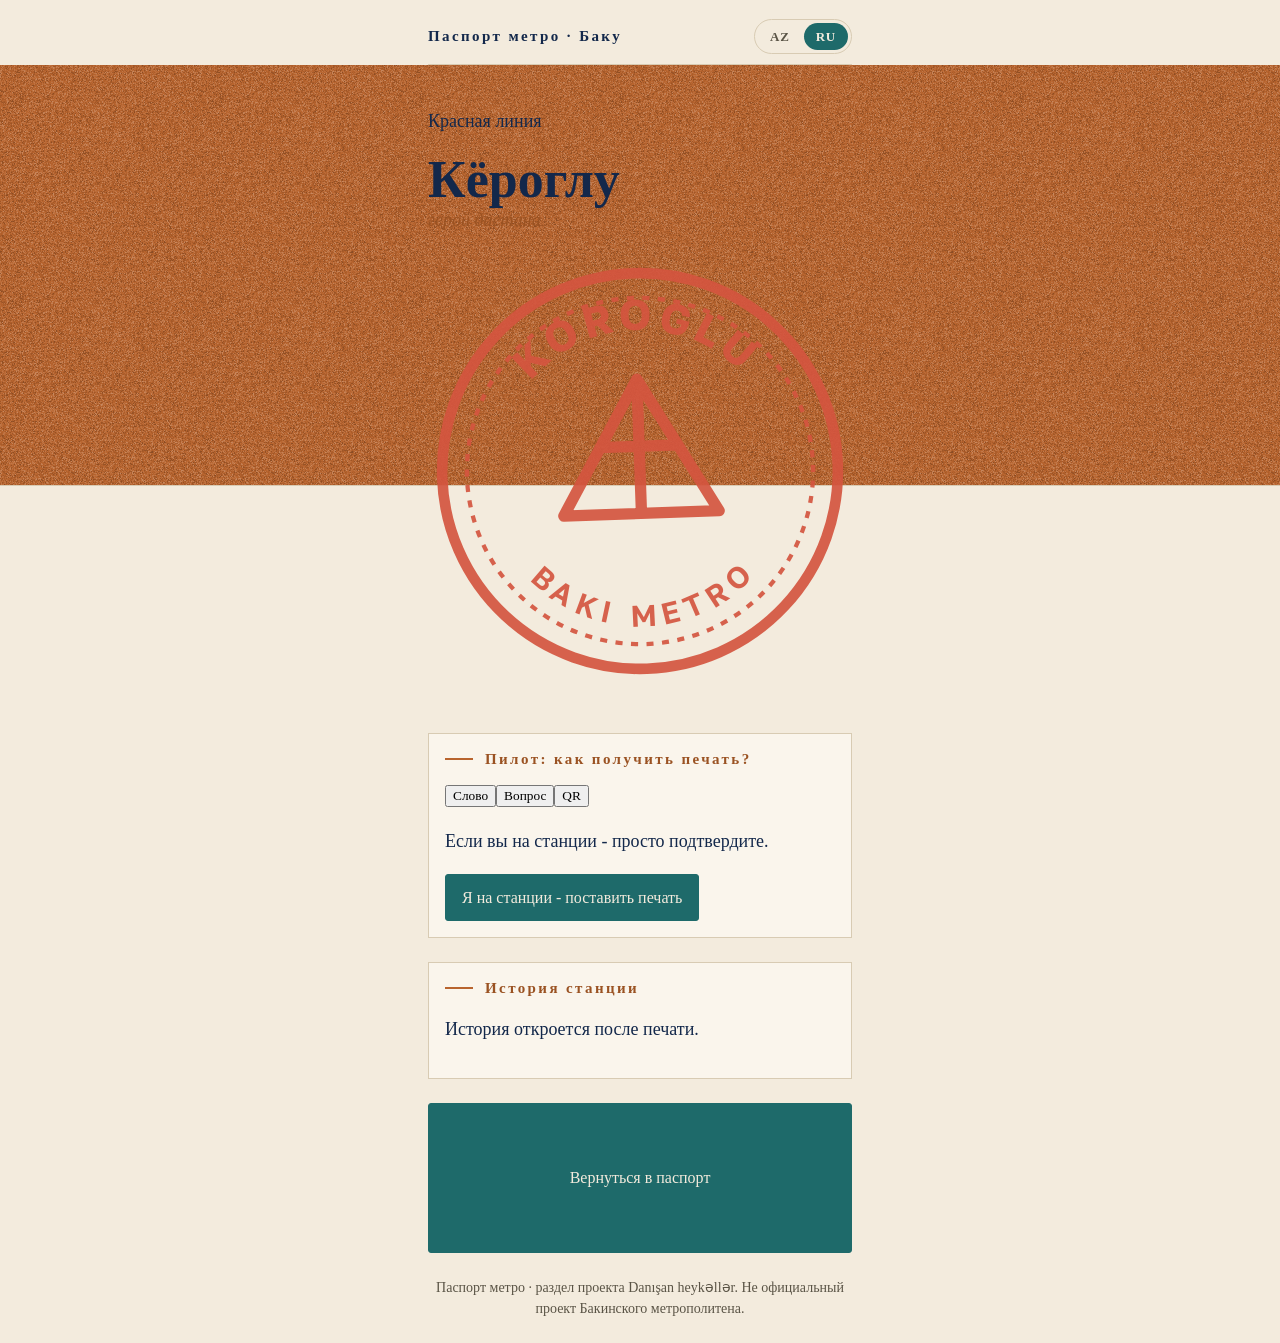
<file: metro/koroglu/index.html>
<!doctype html>
<html lang="az">
<head>
<meta charset="utf-8">
<meta name="viewport" content="width=device-width, initial-scale=1, viewport-fit=cover">
<meta name="theme-color" content="#12141c">
<link rel="preconnect" href="https://fonts.googleapis.com">
<link rel="stylesheet" href="https://fonts.googleapis.com/css2?family=El+Messiri:wght@500;600&family=Noto+Serif+Display:ital,wght@0,500;1,400&family=Golos+Text:wght@400;500;600;700&display=swap">
<title>Koroğlu · Metro pasportu</title>
<meta name="description" content="Koroğlu stansiyasının möhürü - Metro pasportu, Bakı.">
<link rel="stylesheet" href="../../assets/style.css">
</head>
<body data-page="koroglu" data-root="../../" class="station-page">
<div class="bg placeholder metro-bg"></div><div class="veil"></div>
<div class="wrap">
  <div class="top"><a class="brand" id="brand" href="../../metro/"></a><div class="langs" role="group" aria-label="Dil / Язык"><button type="button" id="lang-az">AZ</button><button type="button" id="lang-ru">RU</button></div></div>
  <section class="st-head">
    <p class="st-line" id="lineName"></p>
    <h1 class="name" id="name"></h1>
    <div class="role" id="role"></div>
  </section>
  <div class="stamp-wrap">
    <div id="stampArt" class="stamp-art off"></div>
    <p class="stamp-msg" id="stampMsg" aria-live="polite"></p>
  </div>
  <div class="card" id="earn">
    <p class="eyebrow" id="modeLbl"></p>
    <div class="seg" role="group"><button type="button" id="m-honor"></button><button type="button" id="m-quiz"></button><button type="button" id="m-qr"></button></div>
    <p class="mode-hint" id="modeHint"></p>
    <div id="quiz" hidden><p class="q" id="qText"></p><div class="opts" id="qOpts"></div><p class="qmsg" id="qMsg" aria-live="polite"></p></div>
    <div id="honor"><button class="btn primary" type="button" id="honorBtn"></button></div>
    <div id="qr" hidden><p class="q" id="qrNeed"></p><p class="mode-hint" id="qrDemo"></p><img class="qr-demo" id="qrImg" alt="QR"></div>
  </div>
  <div class="card">
    <p class="eyebrow" id="storyTitle"></p>
    <p class="story" id="story"></p>
  </div>
  <div class="card look" id="look" hidden>
    <p class="eyebrow" id="lookTitle"></p>
    <ul class="looklist" id="lookList"></ul>
  </div>
  <a class="btn primary" id="toPassport" href="../../metro/"></a>
  <button class="linkbtn" type="button" id="reset" hidden></button>
  <p class="note" id="foot"></p>
</div>
<script src="../../assets/metro.js"></script>
<script src="../../assets/passport.js"></script>
</body>
</html>
</file>
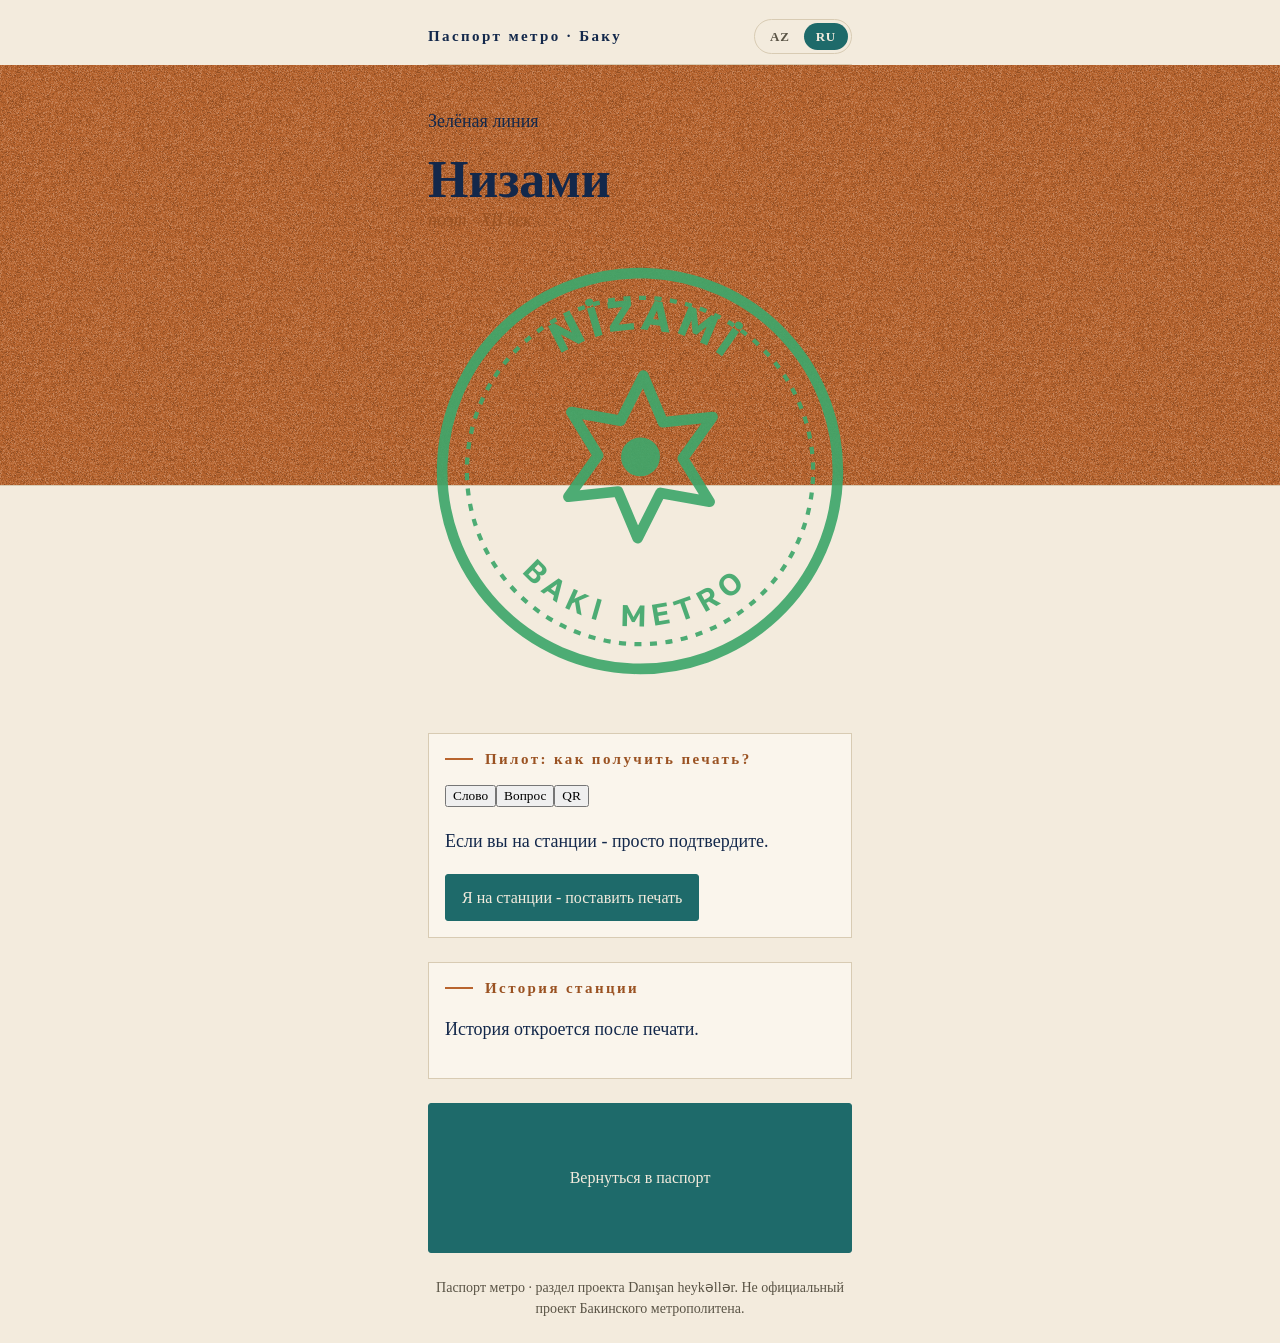
<file: metro/nizami/index.html>
<!doctype html>
<html lang="az">
<head>
<meta charset="utf-8">
<meta name="viewport" content="width=device-width, initial-scale=1, viewport-fit=cover">
<meta name="theme-color" content="#12141c">
<link rel="preconnect" href="https://fonts.googleapis.com">
<link rel="stylesheet" href="https://fonts.googleapis.com/css2?family=El+Messiri:wght@500;600&family=Noto+Serif+Display:ital,wght@0,500;1,400&family=Golos+Text:wght@400;500;600;700&display=swap">
<title>Nizami · Metro pasportu</title>
<meta name="description" content="Nizami stansiyasının möhürü - Metro pasportu, Bakı.">
<link rel="stylesheet" href="../../assets/style.css">
</head>
<body data-page="nizami" data-root="../../" class="station-page">
<div class="bg placeholder metro-bg"></div><div class="veil"></div>
<div class="wrap">
  <div class="top"><a class="brand" id="brand" href="../../metro/"></a><div class="langs" role="group" aria-label="Dil / Язык"><button type="button" id="lang-az">AZ</button><button type="button" id="lang-ru">RU</button></div></div>
  <section class="st-head">
    <p class="st-line" id="lineName"></p>
    <h1 class="name" id="name"></h1>
    <div class="role" id="role"></div>
  </section>
  <div class="stamp-wrap">
    <div id="stampArt" class="stamp-art off"></div>
    <p class="stamp-msg" id="stampMsg" aria-live="polite"></p>
  </div>
  <div class="card" id="earn">
    <p class="eyebrow" id="modeLbl"></p>
    <div class="seg" role="group"><button type="button" id="m-honor"></button><button type="button" id="m-quiz"></button><button type="button" id="m-qr"></button></div>
    <p class="mode-hint" id="modeHint"></p>
    <div id="quiz" hidden><p class="q" id="qText"></p><div class="opts" id="qOpts"></div><p class="qmsg" id="qMsg" aria-live="polite"></p></div>
    <div id="honor"><button class="btn primary" type="button" id="honorBtn"></button></div>
    <div id="qr" hidden><p class="q" id="qrNeed"></p><p class="mode-hint" id="qrDemo"></p><img class="qr-demo" id="qrImg" alt="QR"></div>
  </div>
  <div class="card">
    <p class="eyebrow" id="storyTitle"></p>
    <p class="story" id="story"></p>
  </div>
  <div class="card look" id="look" hidden>
    <p class="eyebrow" id="lookTitle"></p>
    <ul class="looklist" id="lookList"></ul>
  </div>
  <a class="btn primary" id="toPassport" href="../../metro/"></a>
  <button class="linkbtn" type="button" id="reset" hidden></button>
  <p class="note" id="foot"></p>
</div>
<script src="../../assets/metro.js"></script>
<script src="../../assets/passport.js"></script>
</body>
</html>
</file>
<file: assets/style.css>
/* Danışan heykəllər - visual language from the GÖKAND design system (colors, type, grid, flat forms).
   Home = day palette ("pravda"), call pages = night palette ("pesnya"). No logo, mottos or theme switch. */
:root, [data-theme="pravda"] {
  --paper: #f3ebdd;
  --paper-raised: #faf5ec;
  --paper-sunk: #eadfcb;
  --ink: #13284b;
  --ink-soft: #5a5446;
  --line: #d8cbb3;
  --sky: #237878;
  --sky-text: #1e6a6a;
  --oath: #b8642e;
  --oath-text: #9a5222;
  --gold: #a9822f;
  --star-off: #c9bba0;
  --action: #1e6a6a;
  --on-action: #f3ebdd;
  --focus: var(--sky);
  color-scheme: light;
}
[data-theme="pesnya"] {
  --paper: #0b1730;
  --paper-raised: #13284b;
  --paper-sunk: #08112a;
  --ink: #f3ebdd;
  --ink-soft: #c9c2b2;
  --line: #2a3d63;
  --sky: #46b3ae;
  --sky-text: #46b3ae;
  --oath: #c8743a;
  --oath-text: #d88a52;
  --gold: #d4a84b;
  --star-off: #4a5a7a;
  --action: #46b3ae;
  --on-action: #0b1730;
  --focus: var(--sky);
  color-scheme: dark;
}
:root {
  --space-1: 4px; --space-2: 8px; --space-3: 12px; --space-4: 16px; --space-6: 24px;
  --space-8: 32px; --space-12: 48px; --space-18: 72px; --space-24: 96px;
  --radius-0: 0px; --radius-sm: 3px; --radius-round: 999px;
  --measure: 680px; --page: 1200px;
  --font-display: "Cormorant SC", "Cormorant Garamond", Georgia, serif;
  --font-text: Alegreya, Georgia, "Times New Roman", serif;
}

*{box-sizing:border-box}
[hidden]{display:none!important}
html,body{min-height:100%;margin:0}
body{
  background:var(--paper);color:var(--ink);font-family:var(--font-text);font-size:18px;line-height:1.6;
  padding-top:env(safe-area-inset-top,0px);padding-bottom:env(safe-area-inset-bottom,0px);
}
a{color:var(--sky-text)}
button{font-family:inherit}
button:focus-visible,a:focus-visible{outline:2px solid var(--focus);outline-offset:2px}

.wrap{
  position:relative;z-index:1;max-width:520px;margin:0 auto;min-height:100vh;min-height:100dvh;
  display:flex;flex-direction:column;gap:var(--space-6);
  padding-left:max(var(--space-4), env(safe-area-inset-left, 0px));
  padding-right:max(var(--space-4), env(safe-area-inset-right, 0px));
  padding-block:var(--space-4) var(--space-6);
}
.top{display:flex;justify-content:space-between;align-items:center;gap:var(--space-3);flex-wrap:wrap}
.brand{font-family:var(--font-display);font-size:15px;font-weight:600;letter-spacing:.16em;color:var(--ink);text-decoration:none;padding-block:var(--space-2)}
.brand svg{display:none}
.langs{display:flex;gap:2px;border:1px solid var(--line);border-radius:var(--radius-round);padding:3px;background:var(--paper)}
.langs button{border:0;background:transparent;color:var(--ink-soft);font:600 13px/1 var(--font-text);letter-spacing:.06em;padding:7px 12px;border-radius:var(--radius-round);cursor:pointer}
.langs button[aria-pressed="true"]{background:var(--action);color:var(--on-action)}

/* rubric label: copper bar + small caps */
.eyebrow{display:flex;align-items:center;gap:var(--space-3);font-family:var(--font-display);font-size:15px;line-height:1.2;font-weight:600;letter-spacing:.16em;color:var(--oath-text);margin:0 0 var(--space-3)}
.eyebrow::before{content:"";width:28px;height:2px;background:var(--oath);flex:none}

/* ---------- photo: top of the screen, flat, no gradients ---------- */
.bg{
  position:fixed;left:0;right:0;top:0;height:54vh;height:54dvh;z-index:0;
  background:var(--paper-sunk) url("brand/veter-nochnoj.svg") repeat;background-size:160px;
  border-bottom:1px solid var(--line);
}
.bg{overflow:hidden}
.bg::before{content:"";position:absolute;inset:-24px;background:var(--photo) center/cover no-repeat;filter:grayscale(1) blur(14px) brightness(.45)}
.bg::after{content:"";position:absolute;inset:0;background:var(--photo) center bottom/contain no-repeat;filter:grayscale(1) contrast(1.05)}
.bg.placeholder::before{display:none}
.bg.placeholder::after{display:none}
.veil{display:none}
body.s-call .bg{height:100vh;height:100dvh;opacity:.14;border:0}
body.s-done .bg,body.s-declined .bg{height:100vh;height:100dvh;opacity:.08;border:0}

/* ---------- incoming ---------- */
.ring-view{margin-top:auto;display:flex;flex-direction:column;gap:var(--space-2);background:var(--paper);padding-top:var(--space-6);box-shadow:0 0 0 100vmax var(--paper);clip-path:inset(0 -100vmax -100vmax -100vmax);border-top:1px solid var(--line)}
.status{font-size:15px;color:var(--ink-soft);display:flex;align-items:center;gap:var(--space-2);min-height:21px;font-variant-numeric:tabular-nums}
.status .dot{width:8px;height:8px;border-radius:var(--radius-round);background:var(--sky);animation:blink 1.4s ease-in-out infinite}
@keyframes blink{0%,100%{opacity:1}50%{opacity:.25}}
h1.name{font-family:var(--font-display);font-weight:600;font-size:clamp(40px, 11vw, 52px);line-height:1;margin:0;text-wrap:balance}
.role{font-family:var(--font-text);font-style:italic;font-size:18px;color:var(--oath-text)}
.meta{display:flex;gap:var(--space-2);flex-wrap:wrap;margin-top:var(--space-1)}
.chip{display:inline-flex;align-items:center;gap:6px;font-size:14px;color:var(--ink-soft);border:1px solid var(--line);border-radius:var(--radius-sm);padding:3px 10px}
.chip svg{display:none}
.actions{display:flex;justify-content:space-around;gap:var(--space-6);padding-top:var(--space-6)}
.act{display:flex;flex-direction:column;align-items:center;gap:var(--space-2);font-size:15px;color:var(--ink-soft)}
.round{width:72px;height:72px;border-radius:var(--radius-round);border:0;cursor:pointer;display:grid;place-items:center}
.round svg{width:28px;height:28px}
.round.accept{background:var(--action);color:var(--on-action)}
.round.decline{background:var(--oath);color:var(--paper)}
.credit{font-size:13px;color:var(--ink-soft);text-align:center;margin-top:var(--space-2)}
.credit a{color:inherit}
.linkbtn{align-self:center;margin-top:var(--space-3);background:none;border:0;color:var(--sky-text);font:500 16px/1.2 var(--font-text);text-decoration:underline;text-underline-offset:4px;cursor:pointer;padding:var(--space-2)}

/* ---------- declined ---------- */
.declined-view{margin-top:auto;display:flex;flex-direction:column;gap:var(--space-3)}
.declined-view .status{font-family:var(--font-display);font-size:26px;font-weight:600;color:var(--ink);line-height:1.15}

/* ---------- in call ---------- */
.talk-view{flex:1;display:flex;flex-direction:column;gap:var(--space-3)}
.talk-head{text-align:center;display:flex;flex-direction:column;gap:2px;margin-top:var(--space-2)}
.talk-head .nm{font-family:var(--font-display);font-size:32px;font-weight:600;line-height:1.1}
.time{font-size:14px;color:var(--ink-soft);font-variant-numeric:tabular-nums}
.prog{height:2px;background:var(--line);overflow:hidden;margin:var(--space-1) var(--space-2) 0}
.prog i{display:block;height:100%;width:0;background:var(--oath);transition:width .2s linear}
.subs{margin-top:auto;background:var(--paper-raised);border:1px solid var(--line);border-radius:var(--radius-0);padding:var(--space-4) var(--space-4);font-size:19px;line-height:1.6;max-height:44vh;overflow-y:auto}
.subs span{color:var(--ink-soft);opacity:.8;transition:color .25s,opacity .25s}
.subs span.past{color:var(--ink-soft);opacity:1}
.subs span.now{opacity:1}
.subs span.now{color:var(--ink)}
.wave{display:flex;gap:4px;align-items:center;justify-content:center;height:30px}
.wave i{width:3px;background:var(--oath);height:6px;animation:wv 1s ease-in-out infinite}
.wave i:nth-child(2){animation-delay:.12s}.wave i:nth-child(3){animation-delay:.24s}
.wave i:nth-child(4){animation-delay:.36s}.wave i:nth-child(5){animation-delay:.48s}
.wave i:nth-child(6){animation-delay:.6s}.wave i:nth-child(7){animation-delay:.72s}
@keyframes wv{0%,100%{height:6px}50%{height:28px}}
.talk-view .actions{padding-top:var(--space-2)}

/* ---------- after call + home ---------- */
.done-view{display:flex;flex-direction:column;gap:var(--space-4);margin-top:var(--space-2)}
#thanks{font-family:var(--font-display);font-size:32px;font-weight:600;line-height:1.1}
.card{background:var(--paper-raised);border:1px solid var(--line);border-radius:var(--radius-0);padding:var(--space-4) var(--space-4)}
.count{font-family:var(--font-display);font-size:26px;font-weight:600;line-height:1.15;margin:0 0 var(--space-4);font-variant-numeric:tabular-nums}
.count b{color:var(--oath-text);font-weight:600}
.deck{display:grid;grid-template-columns:repeat(auto-fill,minmax(130px,1fr));gap:var(--space-2)}
.tile{border:1px solid var(--line);border-radius:var(--radius-0);padding:var(--space-3);min-height:100px;display:flex;flex-direction:column;justify-content:space-between;gap:var(--space-2);background:var(--paper);text-decoration:none;color:var(--ink)}
.tile .nm{font-family:var(--font-display);font-size:20px;font-weight:600;line-height:1.1}
.tile .ar{font-size:14px;color:var(--ink-soft);line-height:1.35}
.tile .mh{font-size:14px;color:var(--sky-text)}
.tile.got{border-color:var(--oath)}
.tile.got .nm{color:var(--oath-text)}
.tile.locked .nm{color:var(--ink-soft);letter-spacing:.2em}
.row{display:flex;gap:var(--space-2);flex-wrap:wrap}
.btn{flex:1 1 150px;border:1px solid var(--line);background:var(--paper);color:var(--ink);border-radius:var(--radius-sm);padding:13px var(--space-4);font:500 16px/1.2 var(--font-text);cursor:pointer;text-align:center;text-decoration:none;display:inline-flex;align-items:center;justify-content:center;gap:var(--space-2)}
.btn svg{display:none}
.btn.primary{background:var(--action);border-color:var(--action);color:var(--on-action)}
.done-view > .btn{flex:0 0 auto}
.toast{font-size:15px;color:var(--sky-text);min-height:20px;text-align:center}
.note{font-size:14px;color:var(--ink-soft);text-align:center;margin:0;line-height:1.5}

/* home */
.home .bg{display:none}
.hero h1{font-family:var(--font-display);font-weight:600;font-size:clamp(40px, 11vw, 64px);line-height:.95;margin:var(--space-6) 0 0;text-wrap:balance}
.lead{font-size:21px;line-height:1.5;margin:0;max-width:var(--measure)}
.steps{margin:0;padding-left:22px;display:flex;flex-direction:column;gap:var(--space-1)}
.steps li::marker{color:var(--oath-text);font-family:var(--font-display);font-weight:600}

/* story sheet + reader */
.sheet,.reader{position:fixed;inset:0;z-index:5;background:var(--paper);overflow-y:auto;
  padding:max(var(--space-4), env(safe-area-inset-top,0px)) max(var(--space-4), env(safe-area-inset-right,0px)) max(var(--space-4), env(safe-area-inset-bottom,0px)) max(var(--space-4), env(safe-area-inset-left,0px))}
.sheet{display:flex;flex-direction:column;align-items:center;justify-content:center;gap:var(--space-4)}
.sheet img{max-height:68vh;max-width:100%;border:1px solid var(--line)}
.sheet p{margin:0;color:var(--ink-soft);font-size:16px;text-align:center;max-width:34ch}
.sheet .btn{flex:0 0 auto;min-width:180px}
.reader{z-index:6}
.reader-in{max-width:var(--measure);margin:0 auto;display:flex;flex-direction:column;gap:var(--space-4)}
.reader-top{display:flex;justify-content:space-between;align-items:center;gap:var(--space-3);position:sticky;top:0;background:var(--paper);padding-block:var(--space-2);border-bottom:1px solid var(--line)}
.reader-top b{font-family:var(--font-display);font-size:28px;font-weight:600}
.reader-top .btn{flex:0 0 auto}
#rdBody p{margin:0 0 var(--space-4);font-size:19px;line-height:1.7}

@media (min-width:700px){ .wrap{padding-left:var(--space-12);padding-right:var(--space-12)} }
@media (prefers-reduced-motion:reduce){ .wave i,.status .dot{animation:none} }
/* top bar sits on a flat paper band so it stays readable over the photo */
.top{position:relative;z-index:2;background:var(--paper);box-shadow:0 0 0 100vmax var(--paper);clip-path:inset(-100vmax -100vmax 0 -100vmax);padding-bottom:var(--space-2);border-bottom:1px solid var(--line)}
.home .top{border-bottom:0}
.toast:empty{display:none}

/* home: fuller layout, Gökand endorsement */
.home .wrap{max-width:var(--page);gap:var(--space-8)}
.hero{display:grid;grid-template-columns:1fr;gap:var(--space-6);align-items:end}
.hero-text{display:flex;flex-direction:column;gap:var(--space-4);min-width:0}
.strip{display:grid;grid-template-columns:repeat(3,1fr);gap:var(--space-2)}
.strip span{display:block;aspect-ratio:9/14;max-width:100%;background-color:var(--paper-sunk);background-size:cover;background-position:center 22%;filter:grayscale(1) contrast(1.05);border:1px solid var(--line)}
.cols{display:grid;grid-template-columns:1fr;gap:var(--space-4)}
.about{margin:0;font-size:18px;line-height:1.6;max-width:var(--measure)}
.foot{display:flex;flex-direction:column;align-items:center;gap:var(--space-3);border-top:1px solid var(--line);padding-top:var(--space-8);margin-top:var(--space-6)}
.endorse{display:flex;align-items:center;gap:var(--space-3)}
.endorse img{width:44px;height:auto}
.endorse > span{display:flex;flex-direction:column;line-height:1.3}
.endorse b{font-family:var(--font-display);font-size:20px;font-weight:600;letter-spacing:.04em}
.endorse span span{font-size:14px;color:var(--ink-soft);font-style:italic}
@media (min-width:860px){
  .hero{grid-template-columns:minmax(0,1.1fr) minmax(0,1fr);gap:var(--space-12)}
  .hero h1{margin-top:var(--space-12)}
  .cols{grid-template-columns:1fr 1fr}
  .home .deck{grid-template-columns:repeat(3,1fr)}
}

.tile.open .nm{color:var(--ink)}

/* ===================== call v2 (prototype) ===================== */
.top-r{display:flex;align-items:center;gap:var(--space-2)}
.whatbtn{background:none;border:1px solid var(--line);color:var(--ink-soft);border-radius:var(--radius-round);font:500 14px/1 var(--font-text);padding:8px 12px;cursor:pointer}
.big{font-family:var(--font-display);font-size:34px;font-weight:600;line-height:1.1;margin:0;text-wrap:balance}
.sub{margin:0;color:var(--ink-soft);font-size:18px;line-height:1.5}
.sr{position:absolute;width:1px;height:1px;overflow:hidden;clip:rect(0 0 0 0);white-space:nowrap}

/* call: the standard photo stays as on the ring screen (no zoom) */
body.s-read .bg{height:100vh;height:100dvh;border:0;opacity:.16}
body.s-done .bg{height:100vh;height:100dvh;border:0;opacity:.12}
body.s-call .bg,body.s-declined .bg{height:54vh;height:54dvh;opacity:1}
.talk-view,.declined-view{margin-top:auto;background:var(--paper);padding-top:var(--space-6);box-shadow:0 0 0 100vmax var(--paper);clip-path:inset(0 -100vmax -100vmax -100vmax);border-top:1px solid var(--line)}
.talk-view{flex:0 0 auto}
.declined-view{gap:var(--space-4);padding-bottom:var(--space-6)}
.talk-view{justify-content:flex-end;padding-bottom:var(--space-4)}
.talk-view .wave{height:56px;gap:6px}
.talk-view .wave i{width:4px;background:var(--ink)}
@keyframes wv2{0%,100%{height:8px}50%{height:52px}}
.talk-view .wave i{animation-name:wv2}
body.paused .wave i{animation-play-state:paused;opacity:.4}
body.with-text .talk-view .talk-head{margin-top:0}
body.with-text .subs{margin-top:var(--space-2)}
.talk-ctl{display:flex;flex-direction:column;align-items:center}
.talk-ctl .linkbtn{margin-top:0}
.talk-ctl .actions{width:100%}
.round.ghost{background:transparent;border:1px solid var(--ink-soft);color:var(--ink)}
.round .i-pause,.round .i-play{display:grid;place-items:center}
.round .i-play{display:none}
body.paused .round .i-pause{display:none}
body.paused .round .i-play{display:grid}

.read-view{flex:1;display:flex;flex-direction:column;gap:var(--space-4);padding-bottom:var(--space-4)}
.page{margin-block:auto;font-size:21px;line-height:1.7;background:var(--paper-raised);border:1px solid var(--line);padding:var(--space-6) var(--space-4);min-height:30vh;animation:fadeIn .35s ease}
.read-view .btn:disabled{opacity:.4;cursor:default}
@keyframes fadeIn{from{opacity:0;transform:translateY(6px)}to{opacity:1;transform:none}}

.done-view{margin-top:var(--space-6)}
.proverb{margin:0;font-family:var(--font-text);font-style:italic;font-size:clamp(26px,7vw,34px);line-height:1.3;text-wrap:balance;border-left:2px solid var(--oath);padding-left:var(--space-4)}
.done-view #thanks{font-family:var(--font-text);font-size:18px;font-weight:400;color:var(--ink-soft)}
.others{display:grid;grid-template-columns:1fr 1fr;gap:var(--space-2)}
.other{display:flex;flex-direction:column;text-decoration:none;color:var(--ink);border:1px solid var(--line);background:var(--paper)}
.other .ph,.hero-card .ph{display:block;aspect-ratio:4/5;max-width:100%;background-color:var(--paper-sunk);background-size:contain;background-repeat:no-repeat;background-position:center bottom;filter:grayscale(1) contrast(1.05)}
.ot{display:flex;flex-direction:column;padding:var(--space-2) var(--space-3);line-height:1.3}
.ot b{font-family:var(--font-display);font-size:19px;font-weight:600}
.ot span{font-size:14px;color:var(--oath-text)}

.sheet.small{background:rgba(8,17,42,.72);padding:var(--space-4)}
.what-in{background:var(--paper);border:1px solid var(--line);padding:var(--space-6) var(--space-4);max-width:420px;width:100%;display:flex;flex-direction:column;gap:var(--space-3)}
.what-in b{font-family:var(--font-display);font-size:26px;font-weight:600}
.what-in p{margin:0;color:var(--ink);font-size:17px;text-align:left;max-width:none}
.what-in .btn{flex:1 1 140px;min-width:0}

/* ===================== home v3: project info on the Khazri wind ===================== */
.stage{position:relative;background:var(--paper) url("brand/veter-nochnoj.svg") repeat;background-size:160px;color:var(--ink);display:flex;flex-direction:column}
.stage-in{width:100%;max-width:var(--page);margin:0 auto;display:flex;flex-direction:column;gap:var(--space-12);
  padding-left:max(var(--space-4), env(safe-area-inset-left, 0px));padding-right:max(var(--space-4), env(safe-area-inset-right, 0px));padding-block:var(--space-4) var(--space-12)}
.stage-top{display:flex;justify-content:space-between;align-items:center;gap:var(--space-3)}
.stage-main{display:flex;flex-direction:column;gap:var(--space-4);max-width:var(--measure)}
.stage-main .eyebrow{margin:0}
.stage-main h1{font-family:var(--font-display);font-weight:600;font-size:clamp(42px,11vw,76px);line-height:.95;margin:0;text-wrap:balance}
.stage-main .lead{font-size:21px;color:var(--ink)}
.stage-panel{background:var(--paper);border:1px solid var(--line);padding:var(--space-6) var(--space-4);display:flex;flex-direction:column;gap:var(--space-4);margin-top:var(--space-4)}
.stage-panel .btn{flex:0 0 auto;align-self:flex-start}
.kayma{height:68px;background:url("brand/kayma-volna.svg") repeat-x left center;background-size:auto 68px}
.home .wrap{padding-top:var(--space-12)}
.block{display:flex;flex-direction:column}
.heroes{display:grid;grid-template-columns:1fr;gap:var(--space-3)}
.hero-card{display:grid;grid-template-columns:110px minmax(0,1fr);text-decoration:none;color:var(--ink);background:var(--paper-raised);border:1px solid var(--line)}
.hero-card .ph{aspect-ratio:auto;height:100%;min-height:150px}
.hc-body{display:flex;flex-direction:column;gap:4px;padding:var(--space-3) var(--space-4);min-width:0}
.hc-name{font-family:var(--font-display);font-size:24px;font-weight:600;line-height:1.1}
.hc-role{font-size:15px;color:var(--ink-soft);line-height:1.35}
.hc-proverb{font-style:italic;font-size:16px;line-height:1.4;color:var(--ink)}
.hc-foot{margin-top:auto;display:flex;justify-content:space-between;gap:var(--space-2);font-size:14px;color:var(--ink-soft);padding-top:var(--space-2)}
.hc-call{color:var(--sky-text);font-weight:500;white-space:nowrap}
.home .wrap{min-height:0;padding-top:var(--space-8)}
.hero-card.closed{background:transparent;color:var(--ink-soft);grid-template-columns:64px minmax(0,1fr)}
.hero-card.closed .ph{background:var(--paper-sunk) url("brand/veter-svetlyj.svg") repeat;background-size:120px;filter:none;opacity:.7}
.hero-card.closed .hc-name{font-size:20px;color:var(--ink-soft)}
.hero-card.closed .hc-role{font-style:italic}
@media (min-width:700px){ .stage-panel{padding:var(--space-8)} }
@media (min-width:860px){
  .heroes{grid-template-columns:repeat(3,1fr)}
  .hero-card{grid-template-columns:1fr}
  .hero-card .ph{aspect-ratio:4/5;height:auto}
}
@media (prefers-reduced-motion:reduce){
  .page{animation:none}
}
body.s-call .subs{max-height:34vh}
.hero-card.closed{min-height:0}
.hero-card.closed .ph{min-height:84px}

/* ---------- call header: one line ---------- */
.call .top{flex-wrap:nowrap}
.call .brand{white-space:nowrap;overflow:hidden;text-overflow:ellipsis;min-width:0}
.whatbtn{width:34px;height:34px;padding:0;font-size:17px;font-weight:600;display:grid;place-items:center;flex:none}
.top-r{flex:none}
body.s-call .subs{max-height:24vh}
.side-qr{display:none}

/* ---------- desktop: the call is a phone-wide column on the Khazri wind ---------- */
@media (min-width:760px){
  body.call{background:var(--paper) url("brand/veter-nochnoj.svg") repeat;background-size:160px}
  body.call::before{content:"";position:fixed;top:0;bottom:0;left:50%;width:520px;transform:translateX(-50%);background:var(--paper);border-left:1px solid var(--line);border-right:1px solid var(--line);z-index:0}
  body.call .wrap{padding-left:var(--space-6);padding-right:var(--space-6)}
  body.call .bg{left:50%;right:auto;width:520px;transform:translateX(-50%)}
  body.s-read .bg,body.s-done .bg{opacity:0}
  body.call .top,body.call .ring-view,body.call .talk-view,body.call .declined-view{box-shadow:none;clip-path:none}
  body.call .top{background:var(--paper);margin-inline:calc(-1 * var(--space-6));padding-inline:var(--space-6);margin-top:calc(-1 * var(--space-4));padding-top:var(--space-4)}
  body.call .ring-view,body.call .talk-view,body.call .declined-view{margin-inline:calc(-1 * var(--space-6));padding-inline:var(--space-6)}
}
@media (min-width:1100px){
  .side-qr{display:flex;flex-direction:column;gap:var(--space-3);position:fixed;z-index:3;top:50%;transform:translateY(-50%);left:calc(50% + 260px + var(--space-12));width:180px;background:var(--paper);border:1px solid var(--line);padding:var(--space-4)}
  .side-qr img{width:100%;height:auto;background:#f3ebdd;padding:8px}
  .side-qr p{margin:0;font-size:15px;line-height:1.45;color:var(--ink-soft)}
  body.s-done .side-qr,body.s-read .side-qr{display:none}
}

/* ---------- info cards during the call (instead of reading the same text) ---------- */
.cards{min-height:150px;display:flex}
.info{flex:1;display:flex;flex-direction:column;gap:var(--space-2);background:var(--paper-raised);border:1px solid var(--line);padding:var(--space-4);animation:fadeIn .5s ease}
.info .eyebrow{margin:0}
.info-t{margin:0;font-size:21px;line-height:1.45;text-wrap:pretty}
.dots{margin-top:auto;display:flex;gap:6px;padding-top:var(--space-2)}
.info{cursor:pointer}
.dots{gap:4px;margin-left:-6px}
.dots button{width:30px;height:24px;padding:0 6px;border:0;background:transparent;cursor:pointer;display:grid;align-items:center}
.dots button::before{content:"";display:block;height:3px;background:var(--line)}
.dots button.on::before{background:var(--oath)}
.dots button:hover::before{background:var(--ink-soft)}
.dots button.on:hover::before{background:var(--oath)}
.prog{height:4px;margin-inline:0}
@media (prefers-reduced-motion:reduce){ .info{animation:none} }

.cards{min-height:176px}
body.s-call .talk-view{gap:var(--space-2)}
body.s-call .talk-view .wave{height:40px}
@keyframes wv3{0%,100%{height:6px}50%{height:36px}}
body.s-call .talk-view .wave i{animation-name:wv3}
body.s-call .talk-head .nm{font-size:28px}

/* ---------- sticker art (cut-out monument with a bone outline, transparent) ---------- */
.bg{background:var(--paper) url("brand/veter-nochnoj.svg") repeat;background-size:160px}
.bg::before{display:none}
.bg::after{inset:var(--space-2) 0 0;filter:none}
.hero-card .ph,.other .ph{background-color:#0b1730;filter:none;background-origin:content-box;padding:8px 6px 0;box-sizing:border-box;background-image:none}
.hero-card .ph{background:#0b1730 url("brand/veter-nochnoj.svg") repeat;background-size:96px}
.other .ph{background:#0b1730 url("brand/veter-nochnoj.svg") repeat;background-size:96px}
.ph i{display:block;width:100%;height:100%;background:center bottom/contain no-repeat}

/* ---------- copper stage behind the monuments ---------- */
.bg{background:var(--oath) url("brand/grain.png") repeat;background-size:200px}
.hero-card .ph,.other .ph{background:#c8743a url("brand/grain.png") repeat;background-size:160px}

.sheet-row{width:100%;max-width:420px;justify-content:center}
.sheet .sheet-row .btn{flex:1 1 150px;min-width:0}
.sheet img{max-height:60vh}
/* bigger share preview: the picture takes most of the screen */
#sheet{justify-content:flex-start;gap:var(--space-3);padding-top:max(var(--space-4), env(safe-area-inset-top, 0px));padding-bottom:max(var(--space-4), env(safe-area-inset-bottom, 0px))}
#sheet img{width:min(100%, calc((100dvh - 210px) * 9 / 16));max-height:none;height:auto;margin-top:auto}
#sheet p{font-size:15px;max-width:40ch}
#sheet .linkbtn{margin:0 0 auto;padding:var(--space-1)}
#sheet .toast:empty{display:none}

/* ===================== home v4 ===================== */
.lead2{margin:0;font-size:17px;color:var(--ink-soft);max-width:var(--measure)}
.stage-row{display:flex;gap:var(--space-12);align-items:flex-end;justify-content:space-between}
.stage-qr{display:none}
@media (min-width:960px){
  .stage-qr{display:flex;flex-direction:column;align-items:center;gap:var(--space-3);flex:none;width:240px}
  .plaque{background:#f3ebdd;color:#13284b;padding:var(--space-4);display:flex;flex-direction:column;align-items:center;gap:var(--space-2);border:1px solid var(--line);transform:rotate(-3deg)}
  .plaque img{width:180px;height:180px}
  .plaque b{font-family:var(--font-display);font-size:18px;letter-spacing:.06em}
  .stage-qr p{margin:0;font-size:15px;color:var(--ink-soft);text-align:center}
}
@media (max-width:699px){ #toHeroes{display:none} }
.progress{margin:calc(-1 * var(--space-2)) 0 var(--space-3);font-size:16px;color:var(--ink-soft)}
.hero-card{position:relative}
.hero-card .hc-name{color:var(--ink);text-decoration:none}
.hero-card .hc-name::after{content:"";position:absolute;inset:0;z-index:1}
.hc-map,.hc-tg{position:relative;z-index:2;color:var(--sky-text)}
.hc-loc{display:flex;flex-direction:column;gap:2px;min-width:0}
.hc-soon{align-self:flex-start;font-size:13px;color:var(--oath-text);border:1px solid var(--line);padding:1px 8px}
.ph{position:relative}
.ph .tag{position:absolute;left:6px;top:6px;background:#0b1730;color:#f3ebdd;font-size:12px;padding:2px 8px;letter-spacing:.04em}
.hero-card.got{border-color:var(--oath)}
.hero-card.closed{grid-template-columns:64px minmax(0,1fr)}
.hc-tg{font-size:16px}
/* pass the call */
.fld{display:flex;flex-direction:column;gap:4px;font-size:15px;color:var(--ink-soft)}
.fld input{font:inherit;font-size:18px;color:var(--ink);background:var(--paper-raised);border:1px solid var(--line);padding:10px 12px;border-radius:var(--radius-sm)}
.fld input:focus{outline:2px solid var(--focus);outline-offset:1px}
#passToast{word-break:break-all}

/* ===================== style switch ===================== */
.tools{display:flex;align-items:center;gap:var(--space-2)}
.stylebtn{min-width:34px;height:34px;padding:0 10px;border:1px solid var(--line);background:transparent;color:var(--ink);border-radius:var(--radius-round);font:700 15px/1 var(--font-text);cursor:pointer;letter-spacing:.02em}
html.z .stylebtn{background:var(--oath);border-color:var(--oath);color:#0b1730;font-size:13px}
.z-call,.z-pass{display:none}

/* ===================== Z style ===================== */
html.z{--font-display:"Alegreya", Georgia, serif}
html.z body.home{background:#0b1730;color:#f3ebdd}
html.z body.home .wrap{color:#f3ebdd}
html.z .home .stage{min-height:100vh;min-height:100dvh}
html.z .stage .stage-row,html.z .stage .kayma{display:none}
html.z .z-call{display:flex;flex-direction:column;align-items:center;text-align:center;gap:var(--space-2);flex:1;justify-content:flex-end;padding-bottom:var(--space-4)}
.z-art{width:min(100%,420px);aspect-ratio:4/5;max-height:46vh;background:#c8743a url("brand/grain.png") repeat;background-size:200px;display:flex;align-items:flex-end;justify-content:center;overflow:hidden;border-radius:28px}
.z-art img{height:94%;width:auto;max-width:100%;object-fit:contain;transform-origin:50% 100%}
.z-art.ring img{animation:zwob 1.1s ease-in-out 3}
@keyframes zwob{0%,100%{transform:rotate(0)}20%{transform:rotate(-3deg)}40%{transform:rotate(3deg)}60%{transform:rotate(-2deg)}80%{transform:rotate(1deg)}}
.z-status{margin:var(--space-2) 0 0;display:flex;gap:8px;align-items:center;font-size:16px;color:#46b3ae}
.z-status .dot{width:9px;height:9px;border-radius:50%;background:#46b3ae;animation:blink 1.2s infinite}
.z-name{margin:0;font-family:Alegreya,Georgia,serif;font-weight:800;font-size:clamp(36px,10vw,56px);line-height:1;letter-spacing:-.01em;text-wrap:balance}
.z-role{margin:0;color:#c9c2b2;font-size:16px}
.z-btns{display:flex;justify-content:center;gap:72px;margin-top:var(--space-3)}
.z-btns .round{width:76px;height:76px}
.z-btns .round.accept{animation:ringPulse 1.4s ease-out infinite}
html.z .z-pass{display:inline-block;margin-top:var(--space-2);background:#46b3ae;color:#0b1730;font:700 17px/1 var(--font-text);padding:14px 22px;border-radius:999px;text-decoration:none;border:0;cursor:pointer}
.z-hint{margin:var(--space-1) 0 0;color:#c9c2b2;font-size:15px;max-width:34ch}
/* collection */
html.z .home .block .eyebrow{font-size:28px;letter-spacing:0;color:#f3ebdd}
html.z .home .block .eyebrow::before{display:none}
html.z .progress{font-size:18px;font-weight:700;color:#d88a52;margin-top:calc(-1 * var(--space-2))}
html.z .heroes{grid-template-columns:repeat(3,minmax(0,1fr));gap:10px}
html.z .hero-card{grid-template-columns:1fr;background:#13284b;border:0;border-radius:18px;overflow:hidden;color:#f3ebdd}
html.z .hero-card .ph{aspect-ratio:3/4;height:auto;min-height:0;border-radius:0}
html.z .hero-card .hc-name{color:#f3ebdd;font-size:16px;font-weight:700}
html.z .hero-card .hc-role,html.z .hero-card .hc-proverb,html.z .hero-card .hc-foot,html.z .hero-card .hc-soon{display:none}
html.z .hc-body{padding:8px 10px 12px}
html.z .hero-card.notgot .ph i{filter:brightness(0) opacity(.55)}
html.z .hero-card.got{outline:3px solid #c8743a}
html.z .ph .tag{background:#c8743a;color:#0b1730;font-weight:700;border-radius:999px}
html.z .ph .tag.off{background:#0b1730;color:#f3ebdd;font-weight:400}
html.z .hero-card.closed{grid-column:1/-1;grid-template-columns:1fr;background:transparent;border:2px dashed #2a3d63}
html.z .hero-card.closed .ph{display:none}
html.z .hero-card.closed .hc-name{font-size:18px}
html.z .hero-card.closed .hc-tg{display:inline-block;margin-top:6px;color:#46b3ae;font-weight:700}
html.z .foot{border-color:#2a3d63}
html.z .foot .note,html.z .endorse span span{color:#c9c2b2}
html.z .endorse b{color:#f3ebdd}
/* call pages */
html.z body.call h1.name{font-family:Alegreya,Georgia,serif;font-weight:800;letter-spacing:-.01em}
html.z .round{border-radius:50%}
html.z .round.accept{animation:ringPulse 1.4s ease-out infinite}
html.z body.s-ring .bg::after{animation:zwob 1.1s ease-in-out 3;transform-origin:50% 100%}
html.z .ring-view .z-pass{display:block;align-self:center;margin-top:var(--space-4)}
html.z .btn{border-radius:999px}
html.z .btn.primary{font-weight:700}
html.z .card,html.z .info,html.z .subs,html.z .page{border-radius:18px}
html.z .ring-view .chip{border-radius:999px}
@media (prefers-reduced-motion:reduce){ .z-art.ring img,html.z body.s-ring .bg::after,.z-btns .round.accept,html.z .round.accept{animation:none} }
.stage-top .brand{white-space:nowrap;overflow:hidden;text-overflow:ellipsis;min-width:0}
.stage-top .tools{flex:none}
</file>
